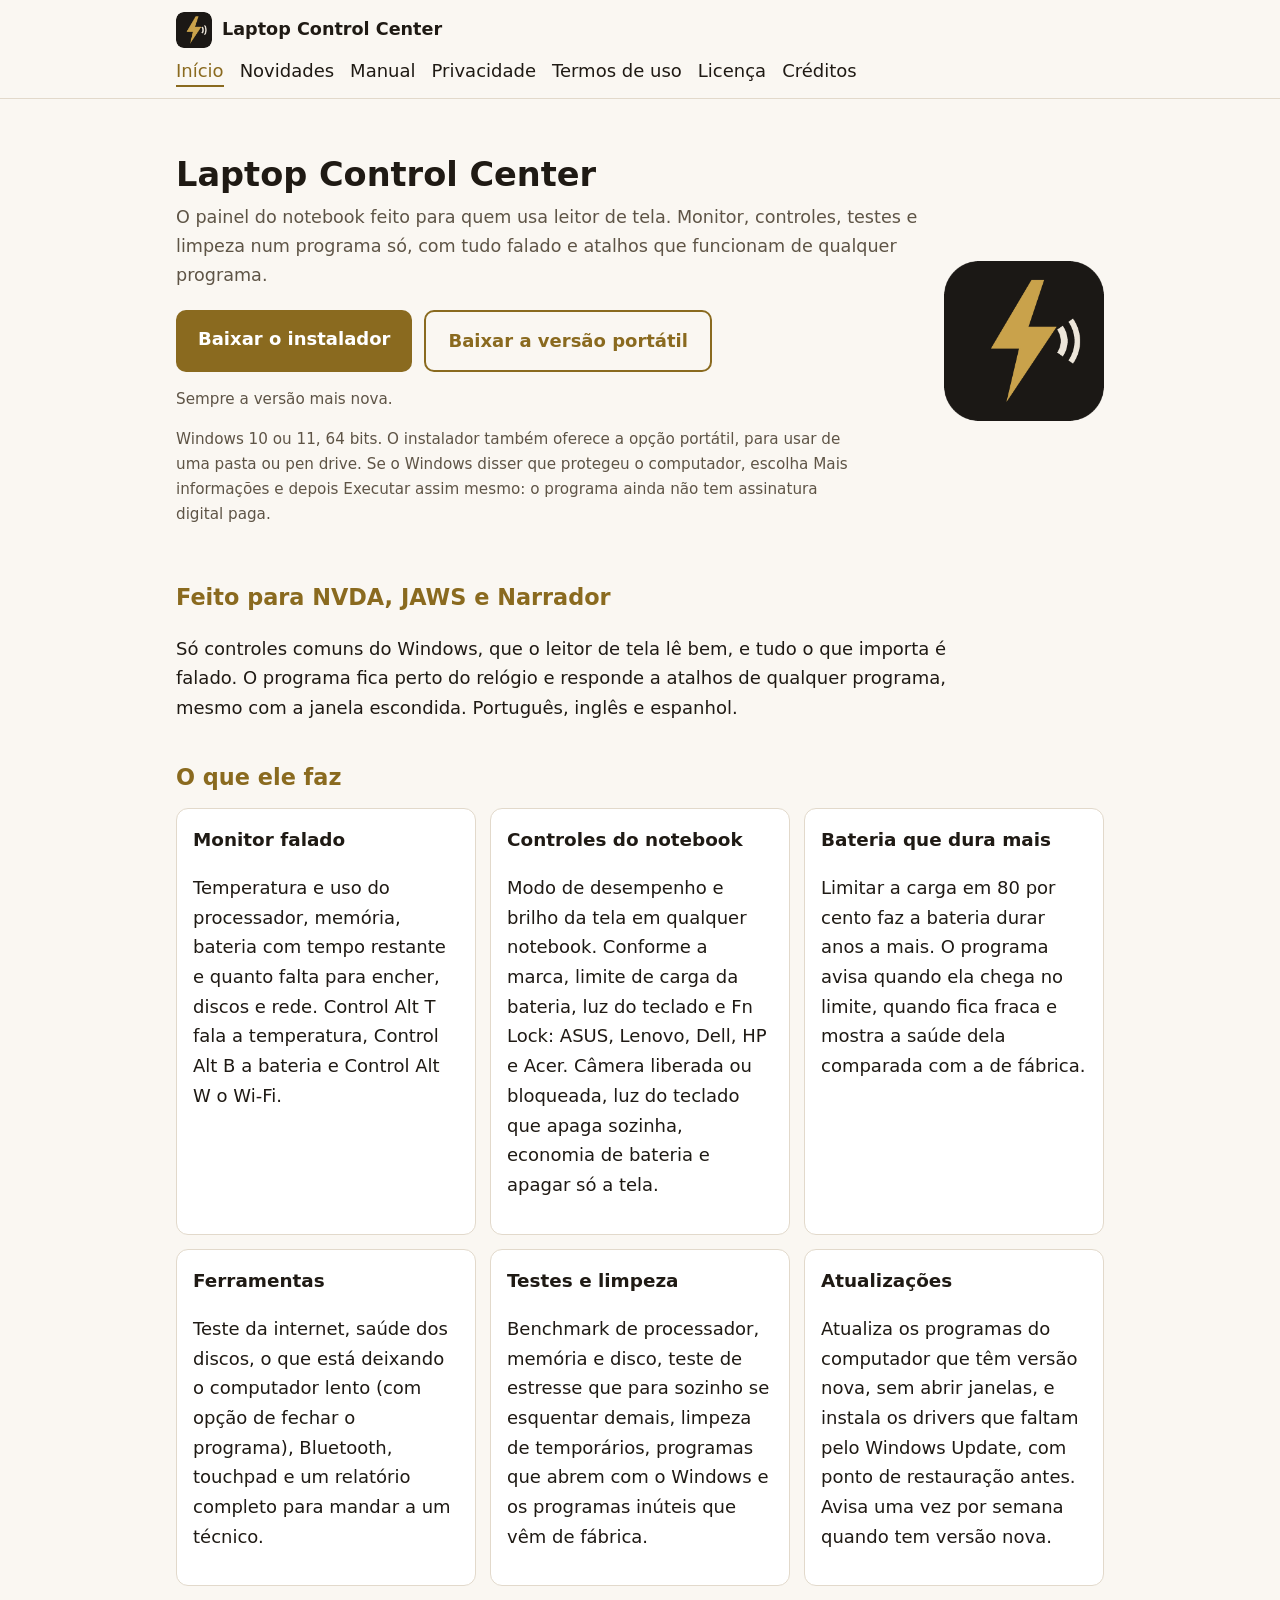
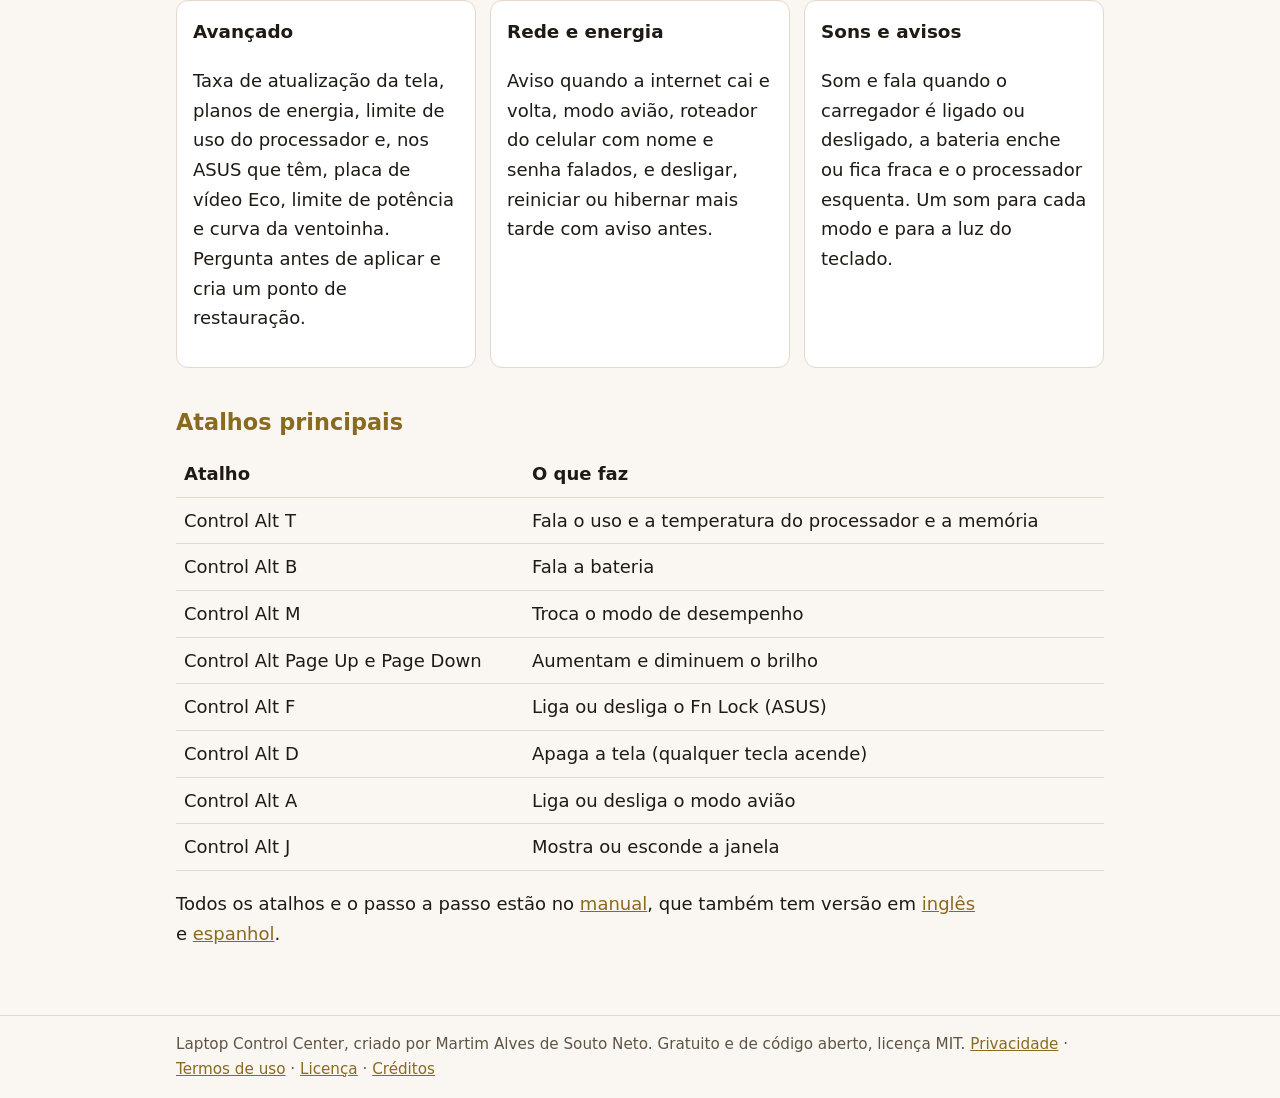
<file: docs/index.html>
<!DOCTYPE html>
<html lang="pt-BR">
<head>
<meta charset="utf-8">
<meta name="viewport" content="width=device-width, initial-scale=1">
<title>Início - Laptop Control Center</title>
<meta name="description" content="Painel do notebook para quem usa leitor de tela: monitor, controles da bateria e do teclado, testes e limpeza.">
<link rel="icon" href="icone.png">
<link rel="stylesheet" href="estilo.css">
</head>
<body>
<a class="pular" href="#conteudo">Pular para o conteúdo</a>
<header class="topo"><div class="topo-dentro">
<a class="marca" href="index.html"><img src="icone.png" alt="">Laptop Control Center</a>
<nav aria-label="Páginas do site"><ul><li><a href="index.html" aria-current="page">Início</a></li><li><a href="novidades.html">Novidades</a></li><li><a href="manual/pt.html">Manual</a></li><li><a href="privacidade.html">Privacidade</a></li><li><a href="termos.html">Termos de uso</a></li><li><a href="licenca.html">Licença</a></li><li><a href="creditos.html">Créditos</a></li></ul></nav>
</div></header>
<main id="conteudo" tabindex="-1">

<div class="heroi">
<div>
<h1>Laptop Control Center</h1>
<p class="sub">O painel do notebook feito para quem usa leitor de tela. Monitor, controles, testes e limpeza num programa só, com tudo falado e atalhos que funcionam de qualquer programa.</p>
<div class="botoes">
<a class="botao" href="https://github.com/martimpcctrl/LaptopControlCenter-atualizacoes/releases/latest/download/LaptopControlCenter-instalador.exe">Baixar o instalador <span id="tam-inst"></span></a>
<a class="botao secundario" href="https://github.com/martimpcctrl/LaptopControlCenter-atualizacoes/releases/latest/download/LaptopControlCenter-portatil.zip">Baixar a versão portátil <span id="tam-port"></span></a>
</div>
<p class="info" id="versao-atual">Sempre a versão mais nova.</p>
<p class="info">Windows 10 ou 11, 64 bits. O instalador também oferece a opção portátil, para usar de uma pasta ou pen drive. Se o Windows disser que protegeu o computador, escolha Mais informações e depois Executar assim mesmo: o programa ainda não tem assinatura digital paga.</p>
</div>
<img src="icone.png" alt="Ícone do Laptop Control Center: um raio dourado com ondas de som">
</div>

<h2>Feito para NVDA, JAWS e Narrador</h2>
<p>Só controles comuns do Windows, que o leitor de tela lê bem, e tudo o que importa é falado. O programa fica perto do relógio e responde a atalhos de qualquer programa, mesmo com a janela escondida. Português, inglês e espanhol.</p>

<h2>O que ele faz</h2>
<div class="grade">
<div class="cartao"><h3>Monitor falado</h3><p>Temperatura e uso do processador, memória, bateria com tempo restante e quanto falta para encher, discos e rede. Control Alt T fala a temperatura, Control Alt B a bateria e Control Alt W o Wi-Fi.</p></div>
<div class="cartao"><h3>Controles do notebook</h3><p>Modo de desempenho e brilho da tela em qualquer notebook. Conforme a marca, limite de carga da bateria, luz do teclado e Fn Lock: ASUS, Lenovo, Dell, HP e Acer. Câmera liberada ou bloqueada, luz do teclado que apaga sozinha, economia de bateria e apagar só a tela.</p></div>
<div class="cartao"><h3>Bateria que dura mais</h3><p>Limitar a carga em 80 por cento faz a bateria durar anos a mais. O programa avisa quando ela chega no limite, quando fica fraca e mostra a saúde dela comparada com a de fábrica.</p></div>
<div class="cartao"><h3>Ferramentas</h3><p>Teste da internet, saúde dos discos, o que está deixando o computador lento (com opção de fechar o programa), Bluetooth, touchpad e um relatório completo para mandar a um técnico.</p></div>
<div class="cartao"><h3>Testes e limpeza</h3><p>Benchmark de processador, memória e disco, teste de estresse que para sozinho se esquentar demais, limpeza de temporários, programas que abrem com o Windows e os programas inúteis que vêm de fábrica.</p></div>
<div class="cartao"><h3>Atualizações</h3><p>Atualiza os programas do computador que têm versão nova, sem abrir janelas, e instala os drivers que faltam pelo Windows Update, com ponto de restauração antes. Avisa uma vez por semana quando tem versão nova.</p></div>
<div class="cartao"><h3>Avançado</h3><p>Taxa de atualização da tela, planos de energia, limite de uso do processador e, nos ASUS que têm, placa de vídeo Eco, limite de potência e curva da ventoinha. Pergunta antes de aplicar e cria um ponto de restauração.</p></div>
<div class="cartao"><h3>Rede e energia</h3><p>Aviso quando a internet cai e volta, modo avião, roteador do celular com nome e senha falados, e desligar, reiniciar ou hibernar mais tarde com aviso antes.</p></div>
<div class="cartao"><h3>Sons e avisos</h3><p>Som e fala quando o carregador é ligado ou desligado, a bateria enche ou fica fraca e o processador esquenta. Um som para cada modo e para a luz do teclado.</p></div>
</div>

<h2>Atalhos principais</h2>
<table>
<thead><tr><th scope="col">Atalho</th><th scope="col">O que faz</th></tr></thead>
<tbody>
<tr><td>Control Alt T</td><td>Fala o uso e a temperatura do processador e a memória</td></tr>
<tr><td>Control Alt B</td><td>Fala a bateria</td></tr>
<tr><td>Control Alt M</td><td>Troca o modo de desempenho</td></tr>
<tr><td>Control Alt Page Up e Page Down</td><td>Aumentam e diminuem o brilho</td></tr>
<tr><td>Control Alt F</td><td>Liga ou desliga o Fn Lock (ASUS)</td></tr>
<tr><td>Control Alt D</td><td>Apaga a tela (qualquer tecla acende)</td></tr>
<tr><td>Control Alt A</td><td>Liga ou desliga o modo avião</td></tr>
<tr><td>Control Alt J</td><td>Mostra ou esconde a janela</td></tr>
</tbody>
</table>
<p>Todos os atalhos e o passo a passo estão no <a href="manual/pt.html">manual</a>, que também tem versão em <a href="manual/en.html" hreflang="en">inglês</a> e <a href="manual/es.html" hreflang="es">espanhol</a>.</p>

</main>
<footer class="rodape"><div>Laptop Control Center, criado por Martim Alves de Souto Neto. Gratuito e de código aberto, licença MIT.
<a href="privacidade.html">Privacidade</a> · <a href="termos.html">Termos de uso</a> · <a href="licenca.html">Licença</a> · <a href="creditos.html">Créditos</a></div></footer>
<script>
fetch('https://api.github.com/repos/martimpcctrl/LaptopControlCenter-atualizacoes/releases/latest',{headers:{'Accept':'application/vnd.github+json'}})
 .then(r=>r.ok?r.json():null).then(v=>{
   if(!v)return;
   const tam=n=>{const a=(v.assets||[]).find(x=>x.name===n);return a?Math.round(a.size/1048576)+' MB':''};
   document.getElementById('versao-atual').textContent='Versão '+v.tag_name.replace(/^v/,'')+', de '+new Date(v.published_at).toLocaleDateString('pt-BR',{day:'numeric',month:'long',year:'numeric'})+'.';
   const i=tam('LaptopControlCenter-instalador.exe'),p=tam('LaptopControlCenter-portatil.zip');
   if(i)document.getElementById('tam-inst').textContent='('+i+')';
   if(p)document.getElementById('tam-port').textContent='('+p+')';
 }).catch(()=>{});
</script>
</body>
</html>
</file>
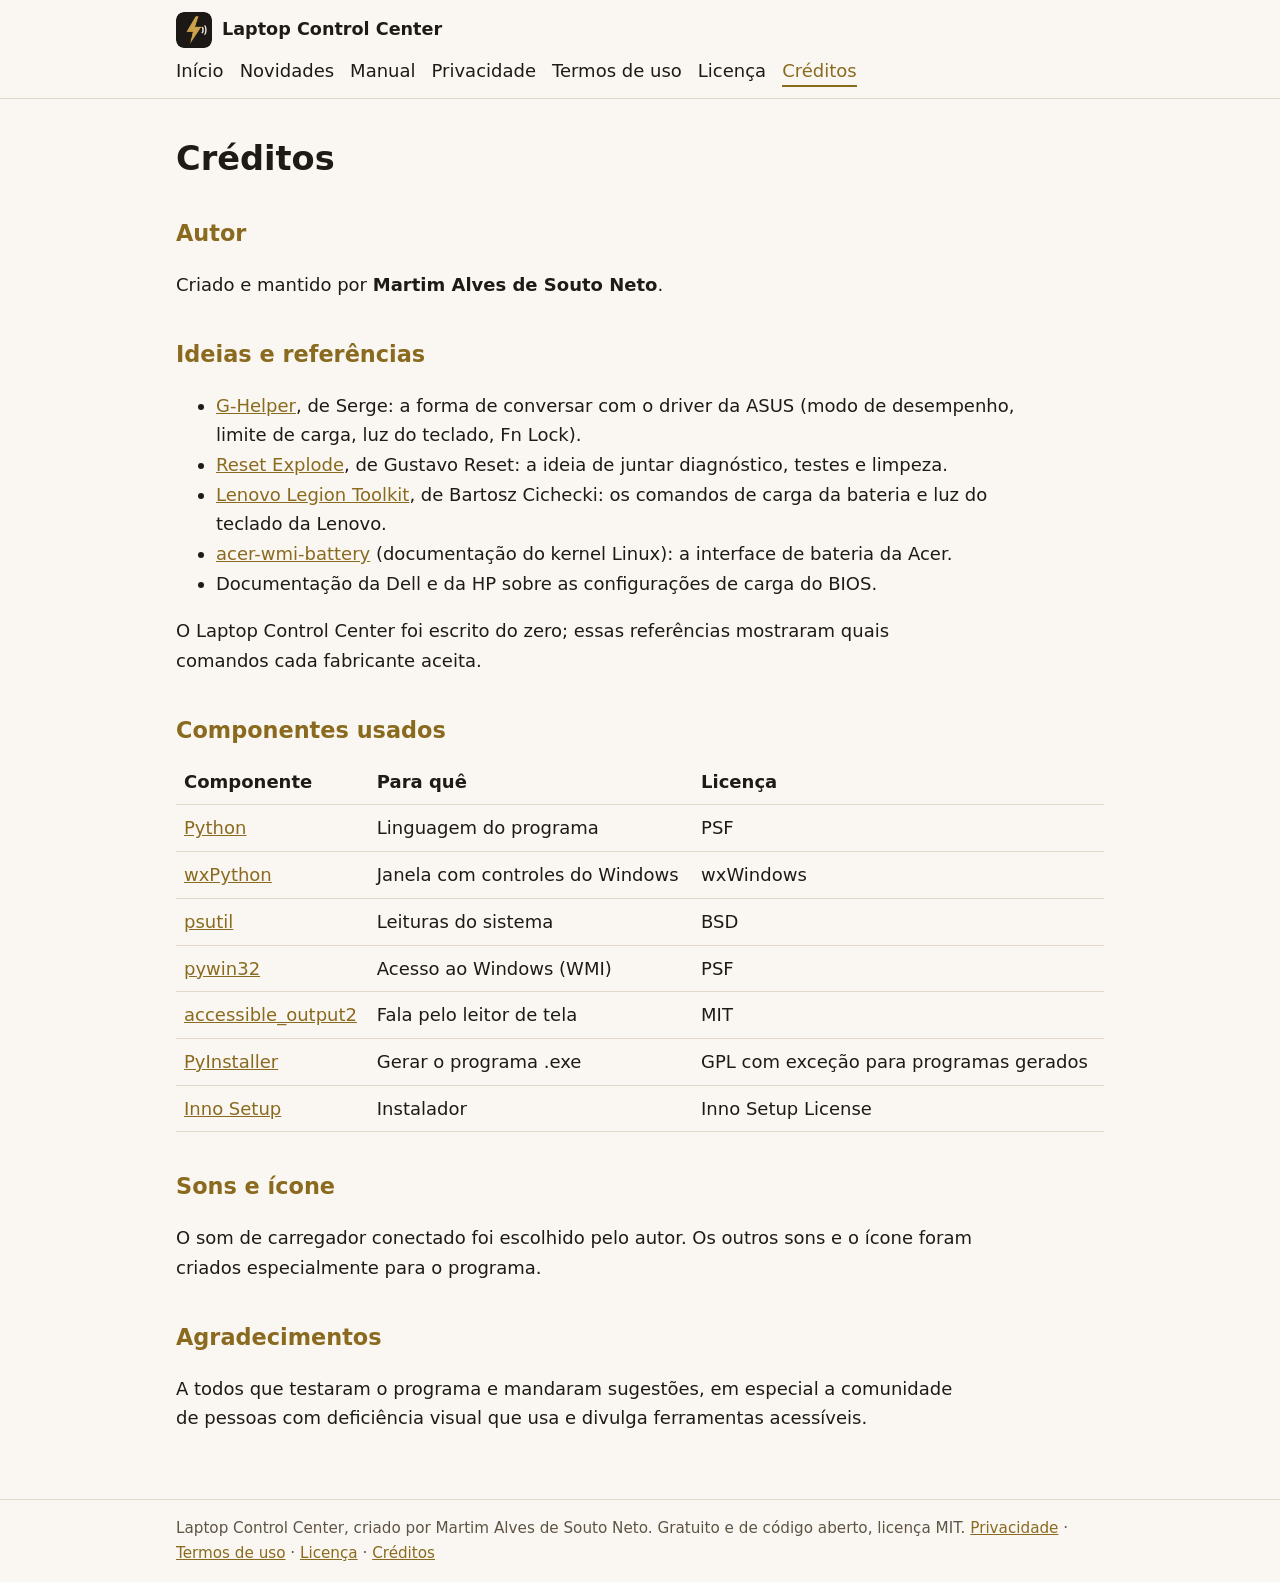
<file: docs/creditos.html>
<!DOCTYPE html>
<html lang="pt-BR">
<head>
<meta charset="utf-8">
<meta name="viewport" content="width=device-width, initial-scale=1">
<title>Créditos - Laptop Control Center</title>
<meta name="description" content="Quem fez e o que foi usado no Laptop Control Center.">
<link rel="icon" href="icone.png">
<link rel="stylesheet" href="estilo.css">
</head>
<body>
<a class="pular" href="#conteudo">Pular para o conteúdo</a>
<header class="topo"><div class="topo-dentro">
<a class="marca" href="index.html"><img src="icone.png" alt="">Laptop Control Center</a>
<nav aria-label="Páginas do site"><ul><li><a href="index.html">Início</a></li><li><a href="novidades.html">Novidades</a></li><li><a href="manual/pt.html">Manual</a></li><li><a href="privacidade.html">Privacidade</a></li><li><a href="termos.html">Termos de uso</a></li><li><a href="licenca.html">Licença</a></li><li><a href="creditos.html" aria-current="page">Créditos</a></li></ul></nav>
</div></header>
<main id="conteudo" tabindex="-1">

<h1>Créditos</h1>

<h2>Autor</h2>
<p>Criado e mantido por <strong>Martim Alves de Souto Neto</strong>.</p>

<h2>Ideias e referências</h2>
<ul>
<li><a href="https://github.com/seerge/g-helper">G-Helper</a>, de Serge: a forma de conversar com o driver da ASUS (modo de desempenho, limite de carga, luz do teclado, Fn Lock).</li>
<li><a href="https://github.com/GustavoReset/ResetExplode">Reset Explode</a>, de Gustavo Reset: a ideia de juntar diagnóstico, testes e limpeza.</li>
<li><a href="https://github.com/BartoszCichecki/LenovoLegionToolkit">Lenovo Legion Toolkit</a>, de Bartosz Cichecki: os comandos de carga da bateria e luz do teclado da Lenovo.</li>
<li><a href="https://docs.kernel.org/wmi/devices/acer-wmi-battery.html">acer-wmi-battery</a> (documentação do kernel Linux): a interface de bateria da Acer.</li>
<li>Documentação da Dell e da HP sobre as configurações de carga do BIOS.</li>
</ul>
<p>O Laptop Control Center foi escrito do zero; essas referências mostraram quais comandos cada fabricante aceita.</p>

<h2>Componentes usados</h2>
<table>
<thead><tr><th scope="col">Componente</th><th scope="col">Para quê</th><th scope="col">Licença</th></tr></thead>
<tbody>
<tr><td><a href="https://www.python.org/">Python</a></td><td>Linguagem do programa</td><td>PSF</td></tr>
<tr><td><a href="https://wxpython.org/">wxPython</a></td><td>Janela com controles do Windows</td><td>wxWindows</td></tr>
<tr><td><a href="https://github.com/giampaolo/psutil">psutil</a></td><td>Leituras do sistema</td><td>BSD</td></tr>
<tr><td><a href="https://github.com/mhammond/pywin32">pywin32</a></td><td>Acesso ao Windows (WMI)</td><td>PSF</td></tr>
<tr><td><a href="https://github.com/accessibleapps/accessible_output2">accessible_output2</a></td><td>Fala pelo leitor de tela</td><td>MIT</td></tr>
<tr><td><a href="https://pyinstaller.org/">PyInstaller</a></td><td>Gerar o programa .exe</td><td>GPL com exceção para programas gerados</td></tr>
<tr><td><a href="https://jrsoftware.org/isinfo.php">Inno Setup</a></td><td>Instalador</td><td>Inno Setup License</td></tr>
</tbody>
</table>

<h2>Sons e ícone</h2>
<p>O som de carregador conectado foi escolhido pelo autor. Os outros sons e o ícone foram criados especialmente para o programa.</p>

<h2>Agradecimentos</h2>
<p>A todos que testaram o programa e mandaram sugestões, em especial a comunidade de pessoas com deficiência visual que usa e divulga ferramentas acessíveis.</p>

</main>
<footer class="rodape"><div>Laptop Control Center, criado por Martim Alves de Souto Neto. Gratuito e de código aberto, licença MIT.
<a href="privacidade.html">Privacidade</a> · <a href="termos.html">Termos de uso</a> · <a href="licenca.html">Licença</a> · <a href="creditos.html">Créditos</a></div></footer>

</body>
</html>
</file>
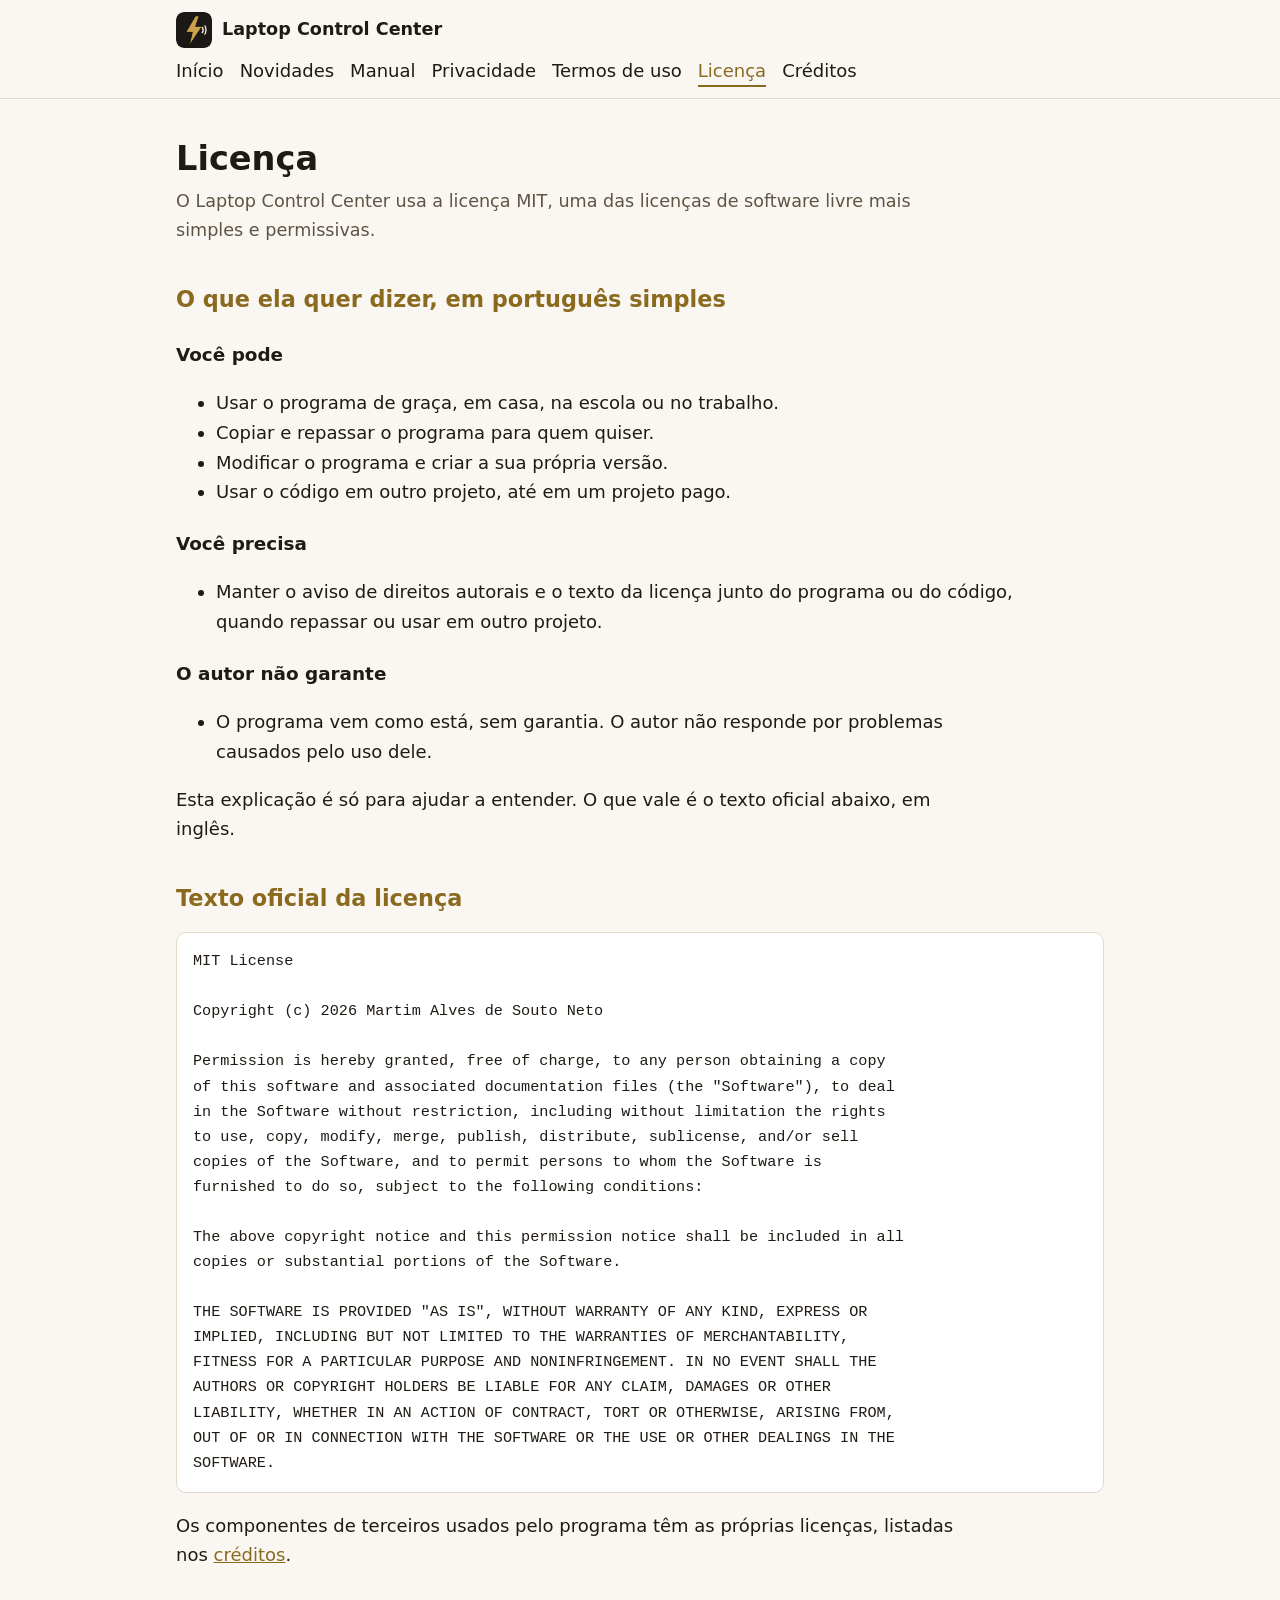
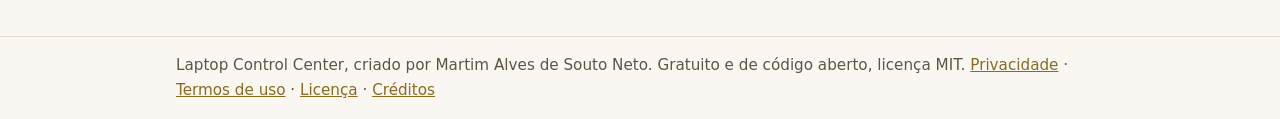
<file: docs/licenca.html>
<!DOCTYPE html>
<html lang="pt-BR">
<head>
<meta charset="utf-8">
<meta name="viewport" content="width=device-width, initial-scale=1">
<title>Licença - Laptop Control Center</title>
<meta name="description" content="A licença MIT do Laptop Control Center, explicada.">
<link rel="icon" href="icone.png">
<link rel="stylesheet" href="estilo.css">
</head>
<body>
<a class="pular" href="#conteudo">Pular para o conteúdo</a>
<header class="topo"><div class="topo-dentro">
<a class="marca" href="index.html"><img src="icone.png" alt="">Laptop Control Center</a>
<nav aria-label="Páginas do site"><ul><li><a href="index.html">Início</a></li><li><a href="novidades.html">Novidades</a></li><li><a href="manual/pt.html">Manual</a></li><li><a href="privacidade.html">Privacidade</a></li><li><a href="termos.html">Termos de uso</a></li><li><a href="licenca.html" aria-current="page">Licença</a></li><li><a href="creditos.html">Créditos</a></li></ul></nav>
</div></header>
<main id="conteudo" tabindex="-1">

<h1>Licença</h1>
<p class="sub">O Laptop Control Center usa a licença MIT, uma das licenças de software livre mais simples e permissivas.</p>

<h2>O que ela quer dizer, em português simples</h2>
<h3>Você pode</h3>
<ul>
<li>Usar o programa de graça, em casa, na escola ou no trabalho.</li>
<li>Copiar e repassar o programa para quem quiser.</li>
<li>Modificar o programa e criar a sua própria versão.</li>
<li>Usar o código em outro projeto, até em um projeto pago.</li>
</ul>
<h3>Você precisa</h3>
<ul>
<li>Manter o aviso de direitos autorais e o texto da licença junto do programa ou do código, quando repassar ou usar em outro projeto.</li>
</ul>
<h3>O autor não garante</h3>
<ul>
<li>O programa vem como está, sem garantia. O autor não responde por problemas causados pelo uso dele.</li>
</ul>
<p>Esta explicação é só para ajudar a entender. O que vale é o texto oficial abaixo, em inglês.</p>

<h2>Texto oficial da licença</h2>
<pre>MIT License

Copyright (c) 2026 Martim Alves de Souto Neto

Permission is hereby granted, free of charge, to any person obtaining a copy
of this software and associated documentation files (the &quot;Software&quot;), to deal
in the Software without restriction, including without limitation the rights
to use, copy, modify, merge, publish, distribute, sublicense, and/or sell
copies of the Software, and to permit persons to whom the Software is
furnished to do so, subject to the following conditions:

The above copyright notice and this permission notice shall be included in all
copies or substantial portions of the Software.

THE SOFTWARE IS PROVIDED &quot;AS IS&quot;, WITHOUT WARRANTY OF ANY KIND, EXPRESS OR
IMPLIED, INCLUDING BUT NOT LIMITED TO THE WARRANTIES OF MERCHANTABILITY,
FITNESS FOR A PARTICULAR PURPOSE AND NONINFRINGEMENT. IN NO EVENT SHALL THE
AUTHORS OR COPYRIGHT HOLDERS BE LIABLE FOR ANY CLAIM, DAMAGES OR OTHER
LIABILITY, WHETHER IN AN ACTION OF CONTRACT, TORT OR OTHERWISE, ARISING FROM,
OUT OF OR IN CONNECTION WITH THE SOFTWARE OR THE USE OR OTHER DEALINGS IN THE
SOFTWARE.</pre>
<p>Os componentes de terceiros usados pelo programa têm as próprias licenças, listadas nos <a href="creditos.html">créditos</a>.</p>

</main>
<footer class="rodape"><div>Laptop Control Center, criado por Martim Alves de Souto Neto. Gratuito e de código aberto, licença MIT.
<a href="privacidade.html">Privacidade</a> · <a href="termos.html">Termos de uso</a> · <a href="licenca.html">Licença</a> · <a href="creditos.html">Créditos</a></div></footer>

</body>
</html>
</file>
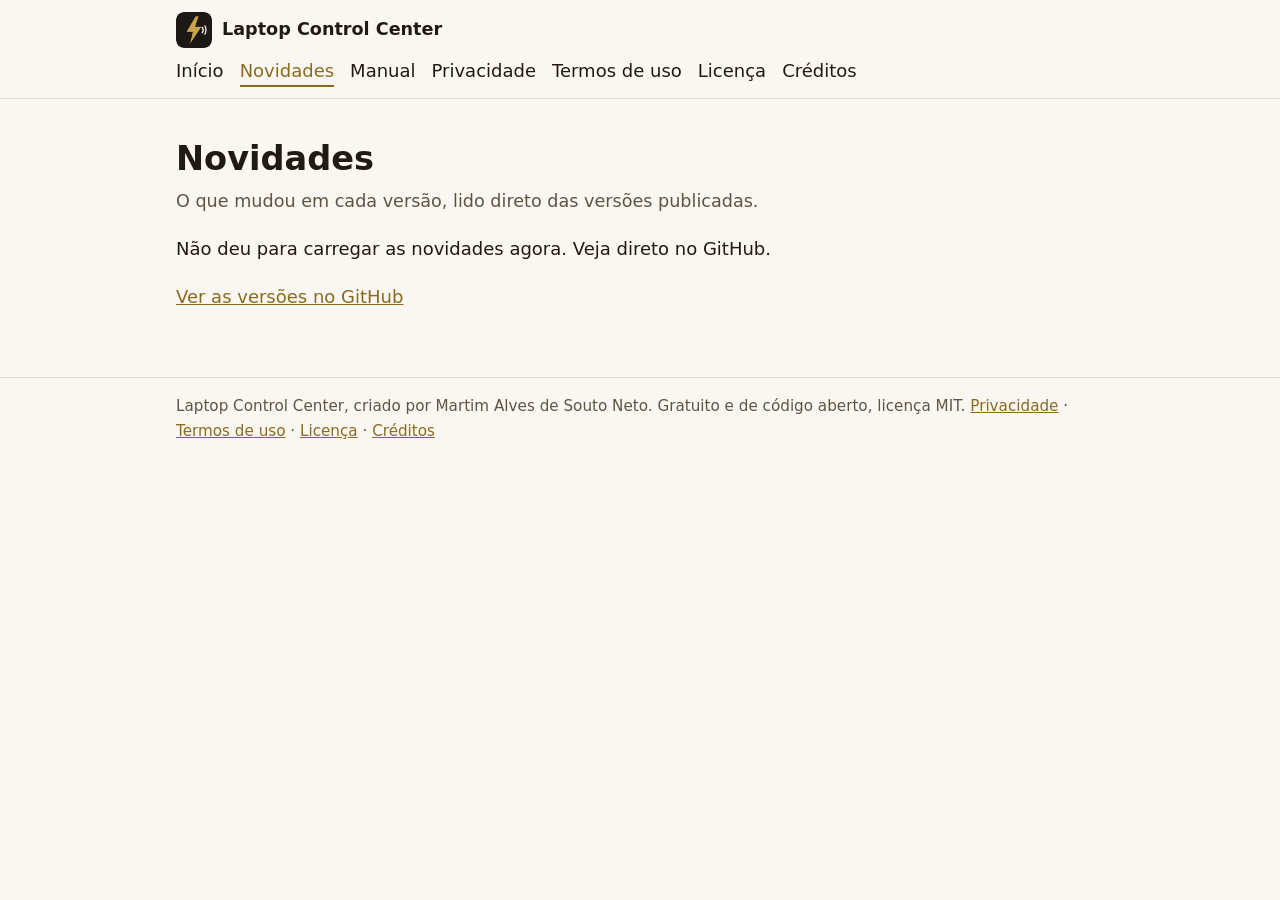
<file: docs/novidades.html>
<!DOCTYPE html>
<html lang="pt-BR">
<head>
<meta charset="utf-8">
<meta name="viewport" content="width=device-width, initial-scale=1">
<title>Novidades - Laptop Control Center</title>
<meta name="description" content="O que mudou em cada versão do Laptop Control Center.">
<link rel="icon" href="icone.png">
<link rel="stylesheet" href="estilo.css">
</head>
<body>
<a class="pular" href="#conteudo">Pular para o conteúdo</a>
<header class="topo"><div class="topo-dentro">
<a class="marca" href="index.html"><img src="icone.png" alt="">Laptop Control Center</a>
<nav aria-label="Páginas do site"><ul><li><a href="index.html">Início</a></li><li><a href="novidades.html" aria-current="page">Novidades</a></li><li><a href="manual/pt.html">Manual</a></li><li><a href="privacidade.html">Privacidade</a></li><li><a href="termos.html">Termos de uso</a></li><li><a href="licenca.html">Licença</a></li><li><a href="creditos.html">Créditos</a></li></ul></nav>
</div></header>
<main id="conteudo" tabindex="-1">

<h1>Novidades</h1>
<p class="sub">O que mudou em cada versão, lido direto das versões publicadas.</p>
<p id="status" role="status" aria-live="polite">Carregando as novidades.</p>
<div id="versoes"></div>
<p><a href="https://github.com/martimpcctrl/LaptopControlCenter-atualizacoes/releases">Ver as versões no GitHub</a></p>

</main>
<footer class="rodape"><div>Laptop Control Center, criado por Martim Alves de Souto Neto. Gratuito e de código aberto, licença MIT.
<a href="privacidade.html">Privacidade</a> · <a href="termos.html">Termos de uso</a> · <a href="licenca.html">Licença</a> · <a href="creditos.html">Créditos</a></div></footer>
<script>
const alvo=document.getElementById('versoes'),status=document.getElementById('status');
function texto(t){const p=document.createElement('p');p.className='notas';p.textContent=t;return p}
fetch('https://api.github.com/repos/martimpcctrl/LaptopControlCenter-atualizacoes/releases',{headers:{'Accept':'application/vnd.github+json'}})
 .then(r=>{if(!r.ok)throw new Error(r.status);return r.json()})
 .then(lista=>{
   alvo.textContent='';
   lista.filter(v=>!v.draft).forEach(v=>{
     const s=document.createElement('section');s.className='versao';
     const h=document.createElement('h2');h.textContent=v.name||v.tag_name;s.appendChild(h);
     const d=document.createElement('p');d.className='data';
     d.textContent='Publicada em '+new Date(v.published_at).toLocaleDateString('pt-BR',{day:'numeric',month:'long',year:'numeric'});
     s.appendChild(d);
     s.appendChild(texto((v.body||'Sem notas.').trim()));
     alvo.appendChild(s);
   });
   status.textContent=lista.length+' versões.';
 })
 .catch(()=>{status.textContent='Não deu para carregar as novidades agora. Veja direto no GitHub.';});
</script>
</body>
</html>
</file>
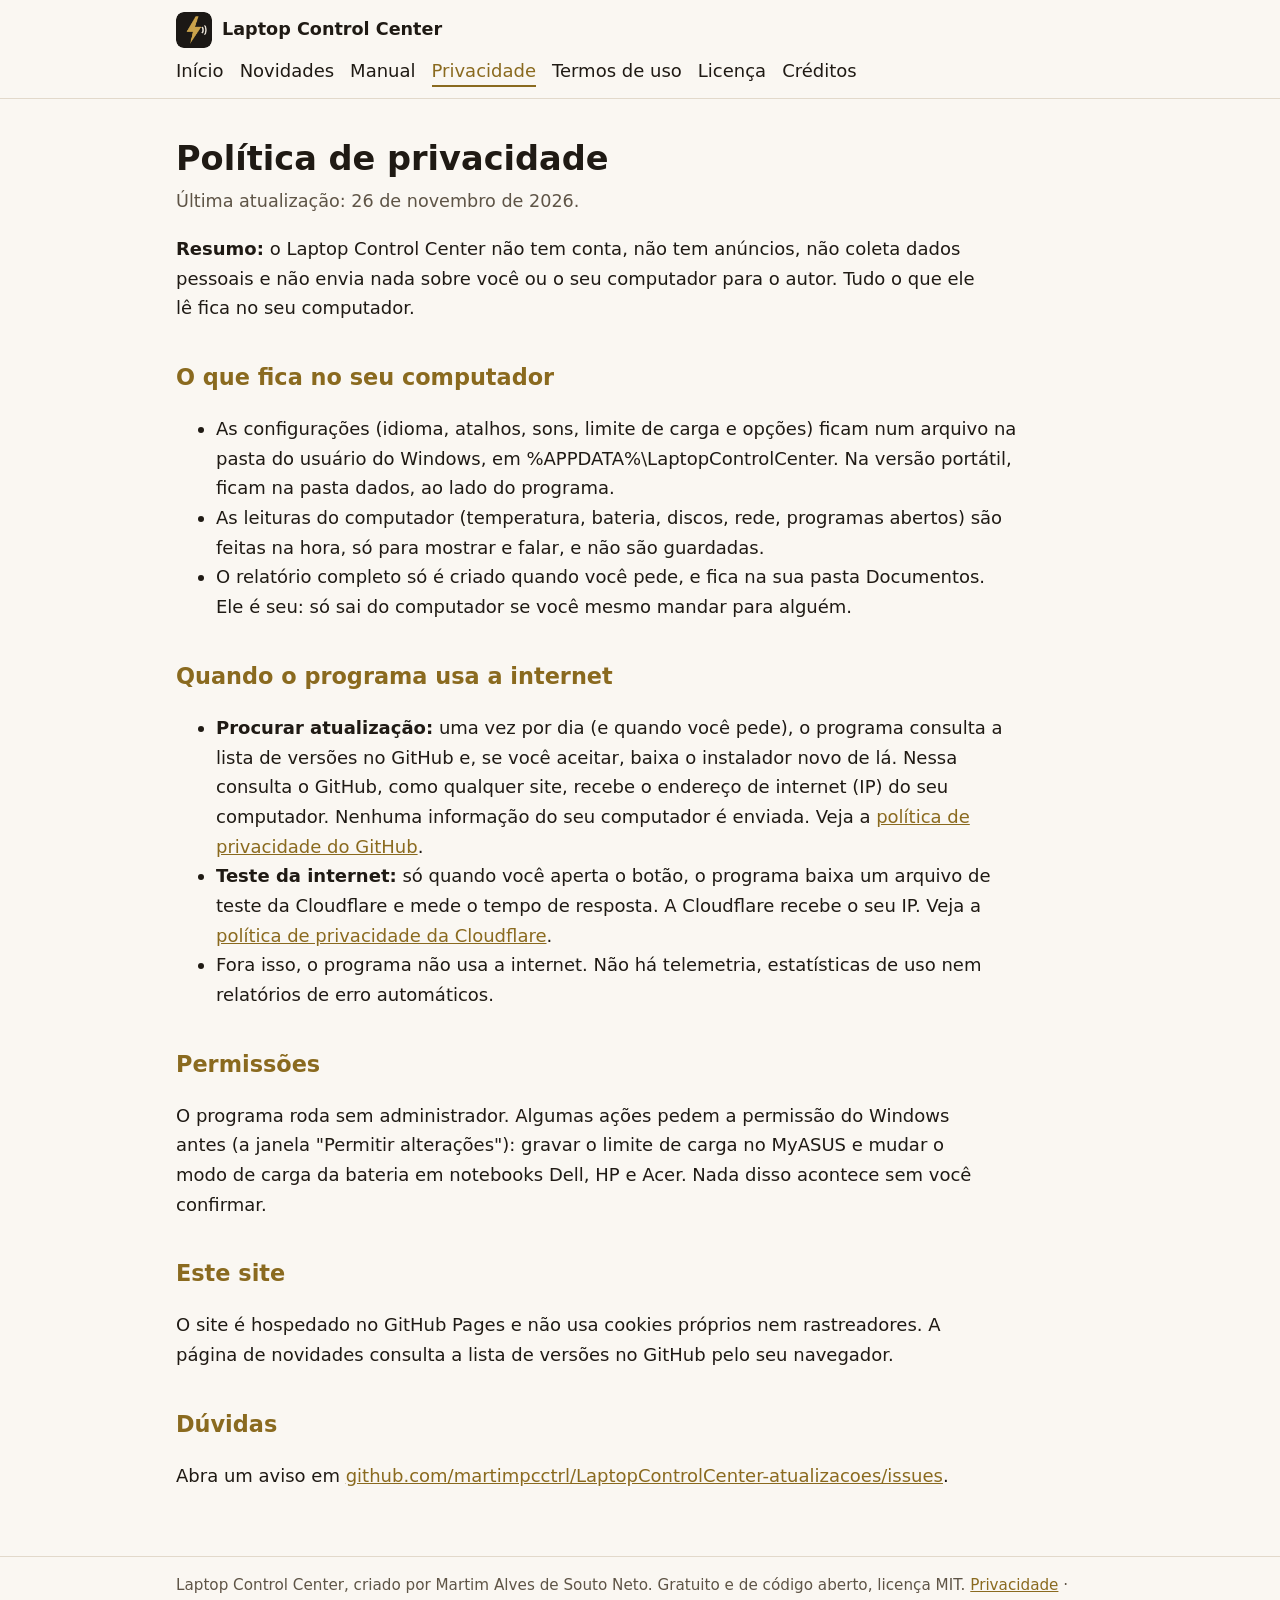
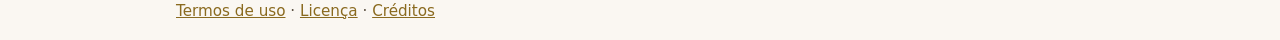
<file: docs/privacidade.html>
<!DOCTYPE html>
<html lang="pt-BR">
<head>
<meta charset="utf-8">
<meta name="viewport" content="width=device-width, initial-scale=1">
<title>Política de privacidade - Laptop Control Center</title>
<meta name="description" content="Como o Laptop Control Center trata os seus dados.">
<link rel="icon" href="icone.png">
<link rel="stylesheet" href="estilo.css">
</head>
<body>
<a class="pular" href="#conteudo">Pular para o conteúdo</a>
<header class="topo"><div class="topo-dentro">
<a class="marca" href="index.html"><img src="icone.png" alt="">Laptop Control Center</a>
<nav aria-label="Páginas do site"><ul><li><a href="index.html">Início</a></li><li><a href="novidades.html">Novidades</a></li><li><a href="manual/pt.html">Manual</a></li><li><a href="privacidade.html" aria-current="page">Privacidade</a></li><li><a href="termos.html">Termos de uso</a></li><li><a href="licenca.html">Licença</a></li><li><a href="creditos.html">Créditos</a></li></ul></nav>
</div></header>
<main id="conteudo" tabindex="-1">

<h1>Política de privacidade</h1>
<p class="sub">Última atualização: 26 de novembro de 2026.</p>
<p><strong>Resumo:</strong> o Laptop Control Center não tem conta, não tem anúncios, não coleta dados pessoais e não envia nada sobre você ou o seu computador para o autor. Tudo o que ele lê fica no seu computador.</p>

<h2>O que fica no seu computador</h2>
<ul>
<li>As configurações (idioma, atalhos, sons, limite de carga e opções) ficam num arquivo na pasta do usuário do Windows, em %APPDATA%\LaptopControlCenter. Na versão portátil, ficam na pasta dados, ao lado do programa.</li>
<li>As leituras do computador (temperatura, bateria, discos, rede, programas abertos) são feitas na hora, só para mostrar e falar, e não são guardadas.</li>
<li>O relatório completo só é criado quando você pede, e fica na sua pasta Documentos. Ele é seu: só sai do computador se você mesmo mandar para alguém.</li>
</ul>

<h2>Quando o programa usa a internet</h2>
<ul>
<li><strong>Procurar atualização:</strong> uma vez por dia (e quando você pede), o programa consulta a lista de versões no GitHub e, se você aceitar, baixa o instalador novo de lá. Nessa consulta o GitHub, como qualquer site, recebe o endereço de internet (IP) do seu computador. Nenhuma informação do seu computador é enviada. Veja a <a href="https://docs.github.com/pt/site-policy/privacy-policies/github-general-privacy-statement">política de privacidade do GitHub</a>.</li>
<li><strong>Teste da internet:</strong> só quando você aperta o botão, o programa baixa um arquivo de teste da Cloudflare e mede o tempo de resposta. A Cloudflare recebe o seu IP. Veja a <a href="https://www.cloudflare.com/pt-br/privacypolicy/">política de privacidade da Cloudflare</a>.</li>
<li>Fora isso, o programa não usa a internet. Não há telemetria, estatísticas de uso nem relatórios de erro automáticos.</li>
</ul>

<h2>Permissões</h2>
<p>O programa roda sem administrador. Algumas ações pedem a permissão do Windows antes (a janela "Permitir alterações"): gravar o limite de carga no MyASUS e mudar o modo de carga da bateria em notebooks Dell, HP e Acer. Nada disso acontece sem você confirmar.</p>

<h2>Este site</h2>
<p>O site é hospedado no GitHub Pages e não usa cookies próprios nem rastreadores. A página de novidades consulta a lista de versões no GitHub pelo seu navegador.</p>

<h2>Dúvidas</h2>
<p>Abra um aviso em <a href="https://github.com/martimpcctrl/LaptopControlCenter-atualizacoes/issues">github.com/martimpcctrl/LaptopControlCenter-atualizacoes/issues</a>.</p>

</main>
<footer class="rodape"><div>Laptop Control Center, criado por Martim Alves de Souto Neto. Gratuito e de código aberto, licença MIT.
<a href="privacidade.html">Privacidade</a> · <a href="termos.html">Termos de uso</a> · <a href="licenca.html">Licença</a> · <a href="creditos.html">Créditos</a></div></footer>

</body>
</html>
</file>
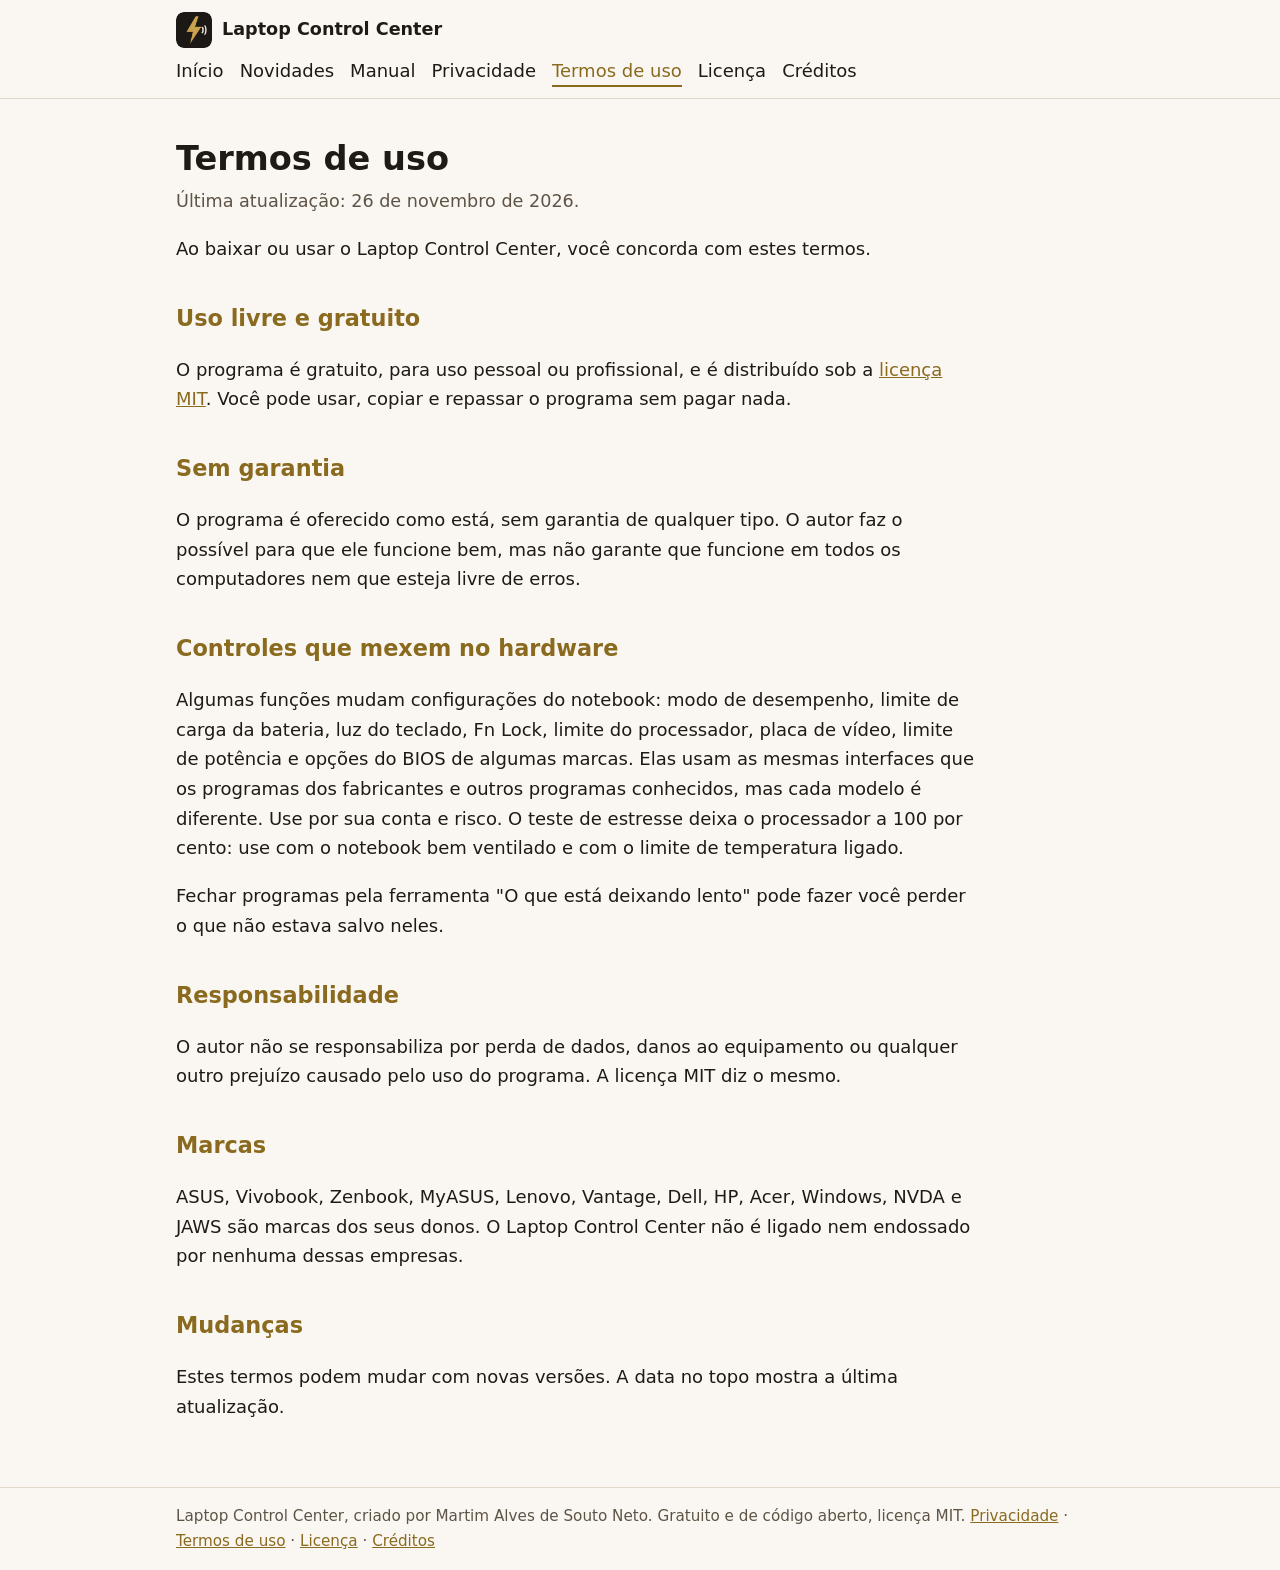
<file: docs/termos.html>
<!DOCTYPE html>
<html lang="pt-BR">
<head>
<meta charset="utf-8">
<meta name="viewport" content="width=device-width, initial-scale=1">
<title>Termos de uso - Laptop Control Center</title>
<meta name="description" content="Termos de uso do Laptop Control Center.">
<link rel="icon" href="icone.png">
<link rel="stylesheet" href="estilo.css">
</head>
<body>
<a class="pular" href="#conteudo">Pular para o conteúdo</a>
<header class="topo"><div class="topo-dentro">
<a class="marca" href="index.html"><img src="icone.png" alt="">Laptop Control Center</a>
<nav aria-label="Páginas do site"><ul><li><a href="index.html">Início</a></li><li><a href="novidades.html">Novidades</a></li><li><a href="manual/pt.html">Manual</a></li><li><a href="privacidade.html">Privacidade</a></li><li><a href="termos.html" aria-current="page">Termos de uso</a></li><li><a href="licenca.html">Licença</a></li><li><a href="creditos.html">Créditos</a></li></ul></nav>
</div></header>
<main id="conteudo" tabindex="-1">

<h1>Termos de uso</h1>
<p class="sub">Última atualização: 26 de novembro de 2026.</p>
<p>Ao baixar ou usar o Laptop Control Center, você concorda com estes termos.</p>

<h2>Uso livre e gratuito</h2>
<p>O programa é gratuito, para uso pessoal ou profissional, e é distribuído sob a <a href="licenca.html">licença MIT</a>. Você pode usar, copiar e repassar o programa sem pagar nada.</p>

<h2>Sem garantia</h2>
<p>O programa é oferecido como está, sem garantia de qualquer tipo. O autor faz o possível para que ele funcione bem, mas não garante que funcione em todos os computadores nem que esteja livre de erros.</p>

<h2>Controles que mexem no hardware</h2>
<p>Algumas funções mudam configurações do notebook: modo de desempenho, limite de carga da bateria, luz do teclado, Fn Lock, limite do processador, placa de vídeo, limite de potência e opções do BIOS de algumas marcas. Elas usam as mesmas interfaces que os programas dos fabricantes e outros programas conhecidos, mas cada modelo é diferente. Use por sua conta e risco. O teste de estresse deixa o processador a 100 por cento: use com o notebook bem ventilado e com o limite de temperatura ligado.</p>
<p>Fechar programas pela ferramenta "O que está deixando lento" pode fazer você perder o que não estava salvo neles.</p>

<h2>Responsabilidade</h2>
<p>O autor não se responsabiliza por perda de dados, danos ao equipamento ou qualquer outro prejuízo causado pelo uso do programa. A licença MIT diz o mesmo.</p>

<h2>Marcas</h2>
<p>ASUS, Vivobook, Zenbook, MyASUS, Lenovo, Vantage, Dell, HP, Acer, Windows, NVDA e JAWS são marcas dos seus donos. O Laptop Control Center não é ligado nem endossado por nenhuma dessas empresas.</p>

<h2>Mudanças</h2>
<p>Estes termos podem mudar com novas versões. A data no topo mostra a última atualização.</p>

</main>
<footer class="rodape"><div>Laptop Control Center, criado por Martim Alves de Souto Neto. Gratuito e de código aberto, licença MIT.
<a href="privacidade.html">Privacidade</a> · <a href="termos.html">Termos de uso</a> · <a href="licenca.html">Licença</a> · <a href="creditos.html">Créditos</a></div></footer>

</body>
</html>
</file>
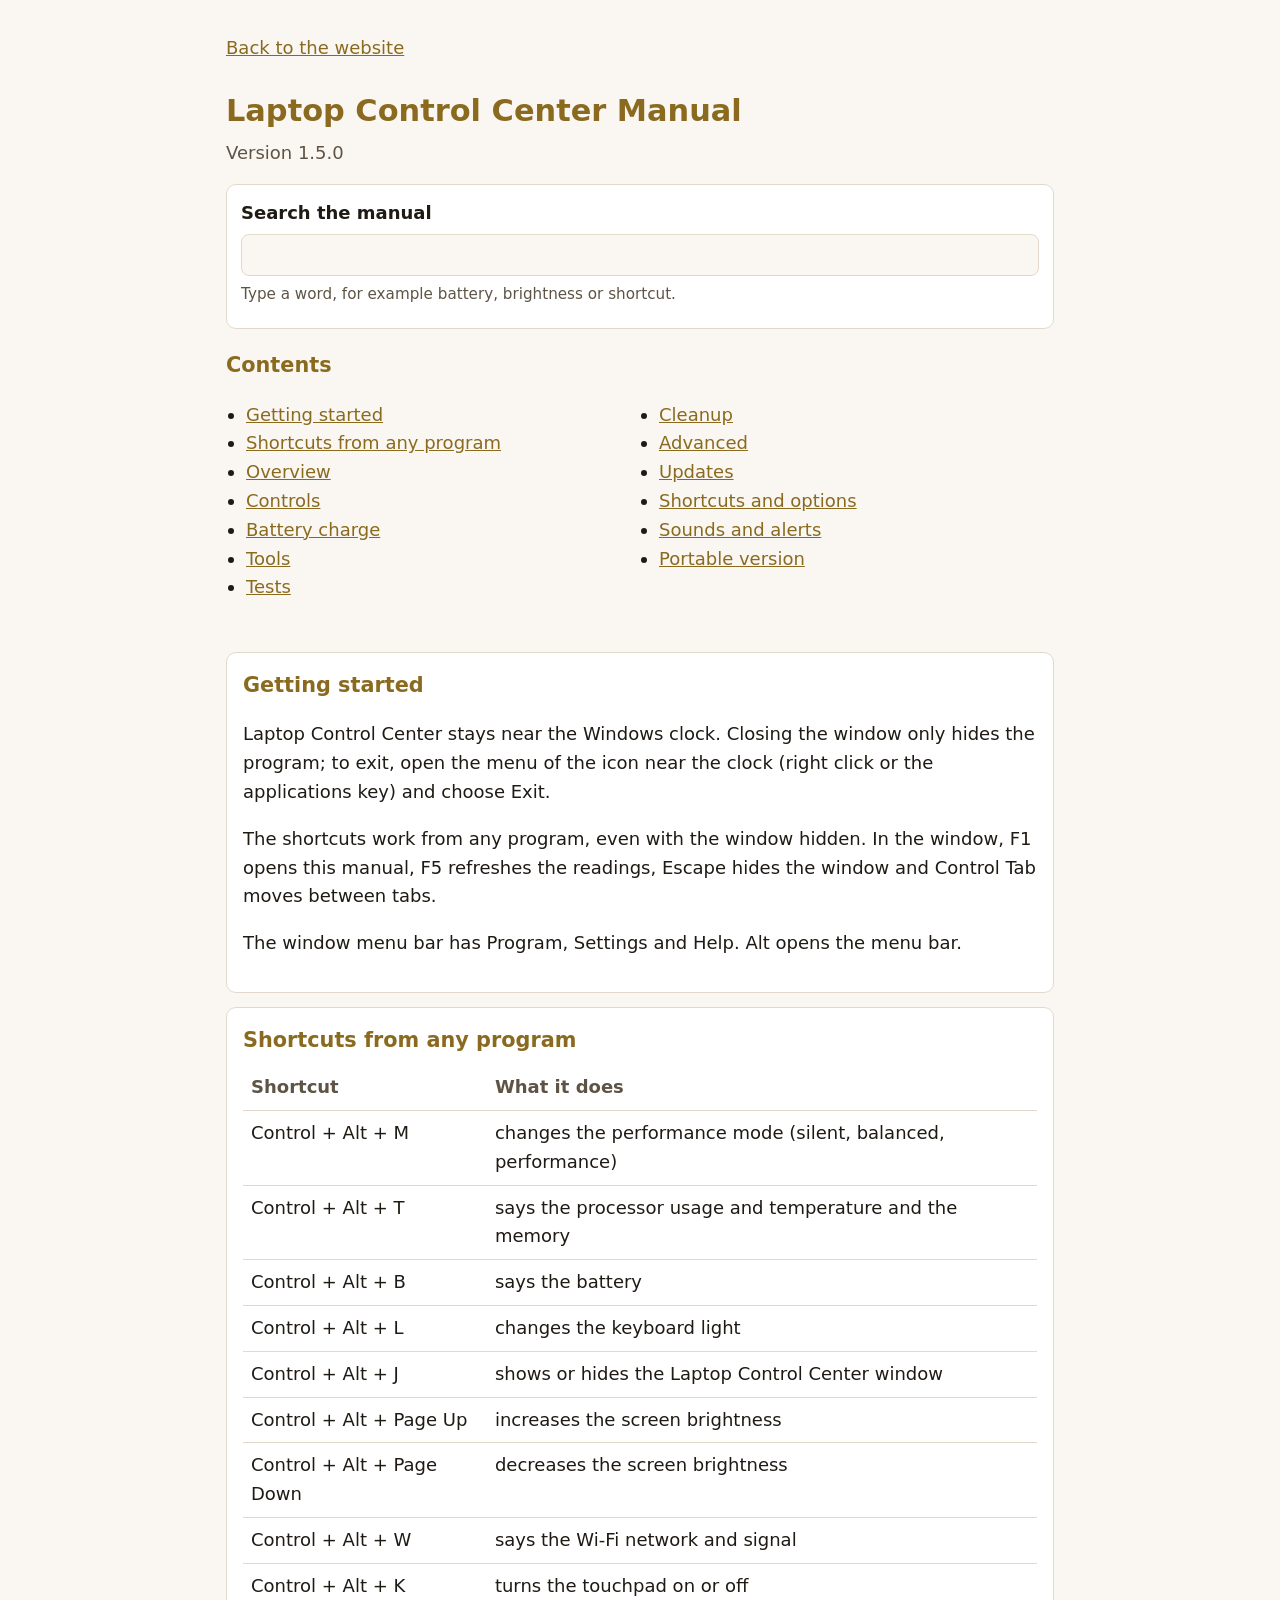
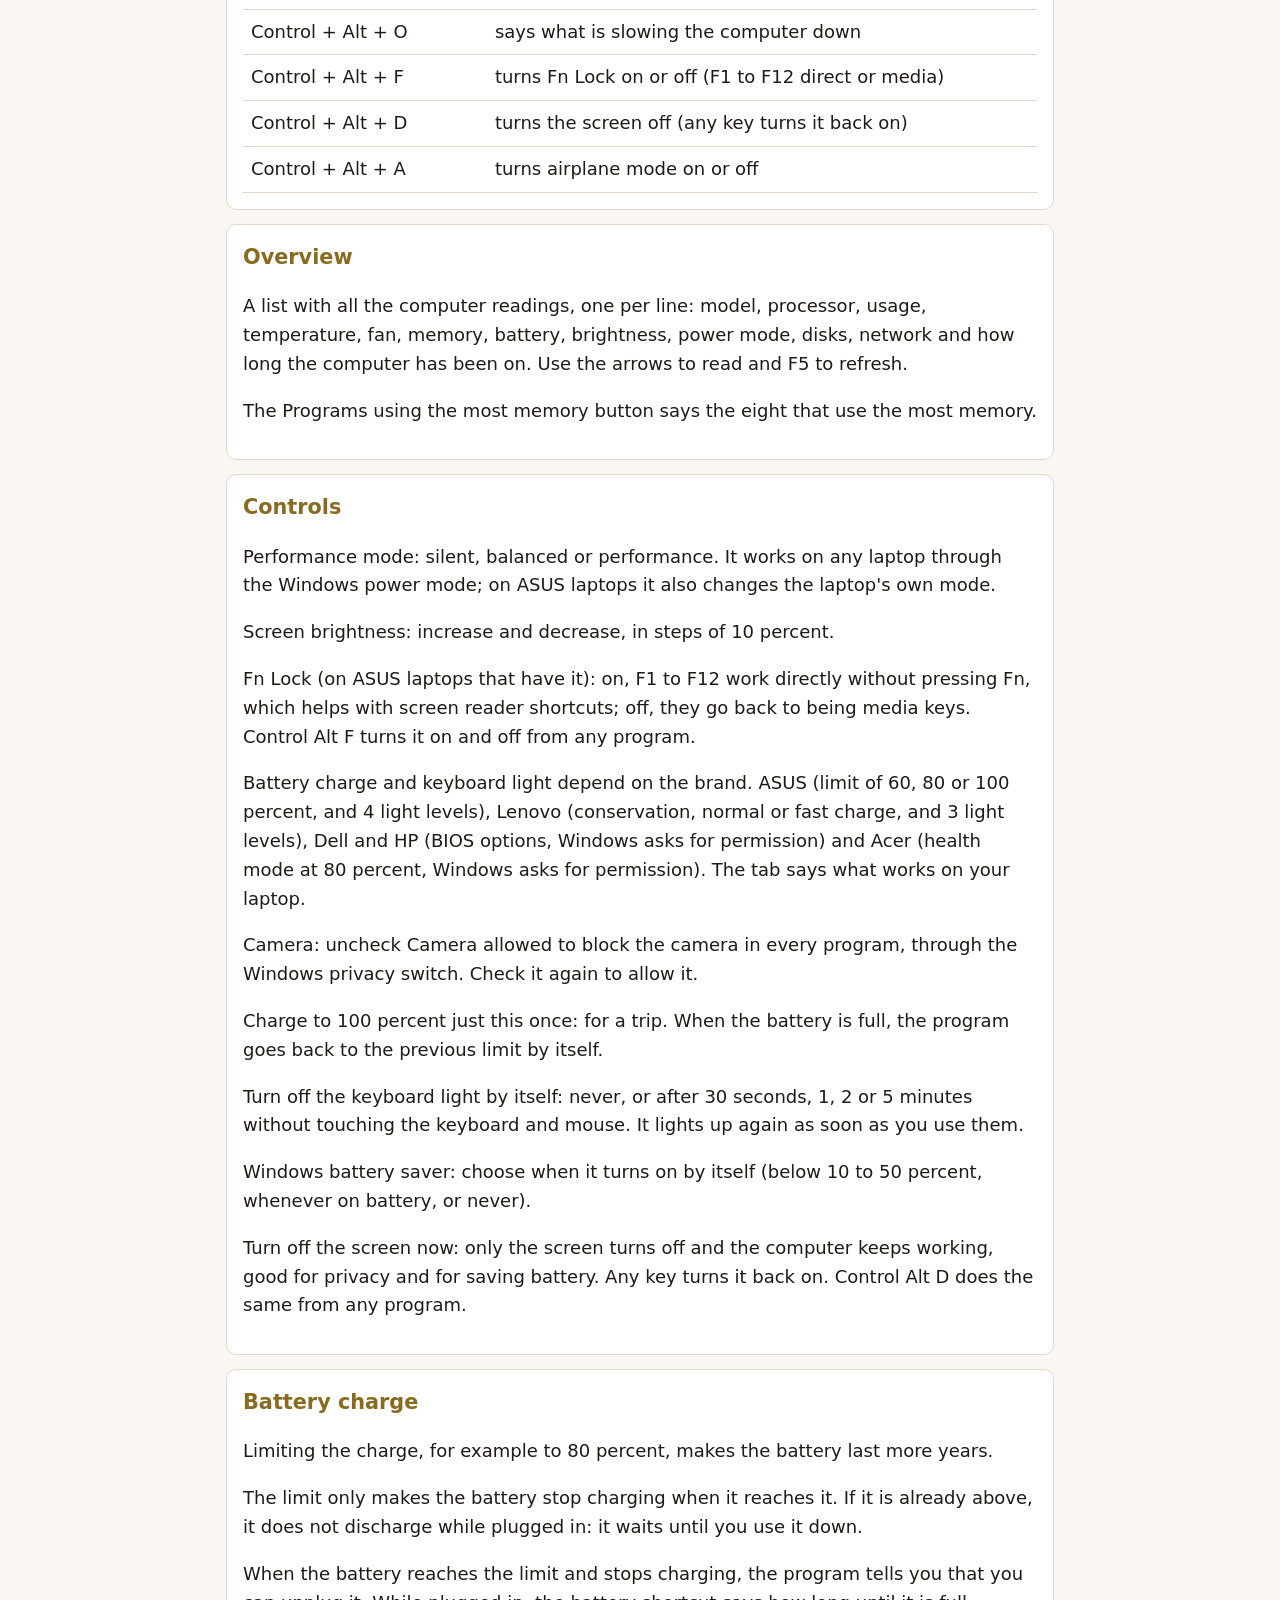
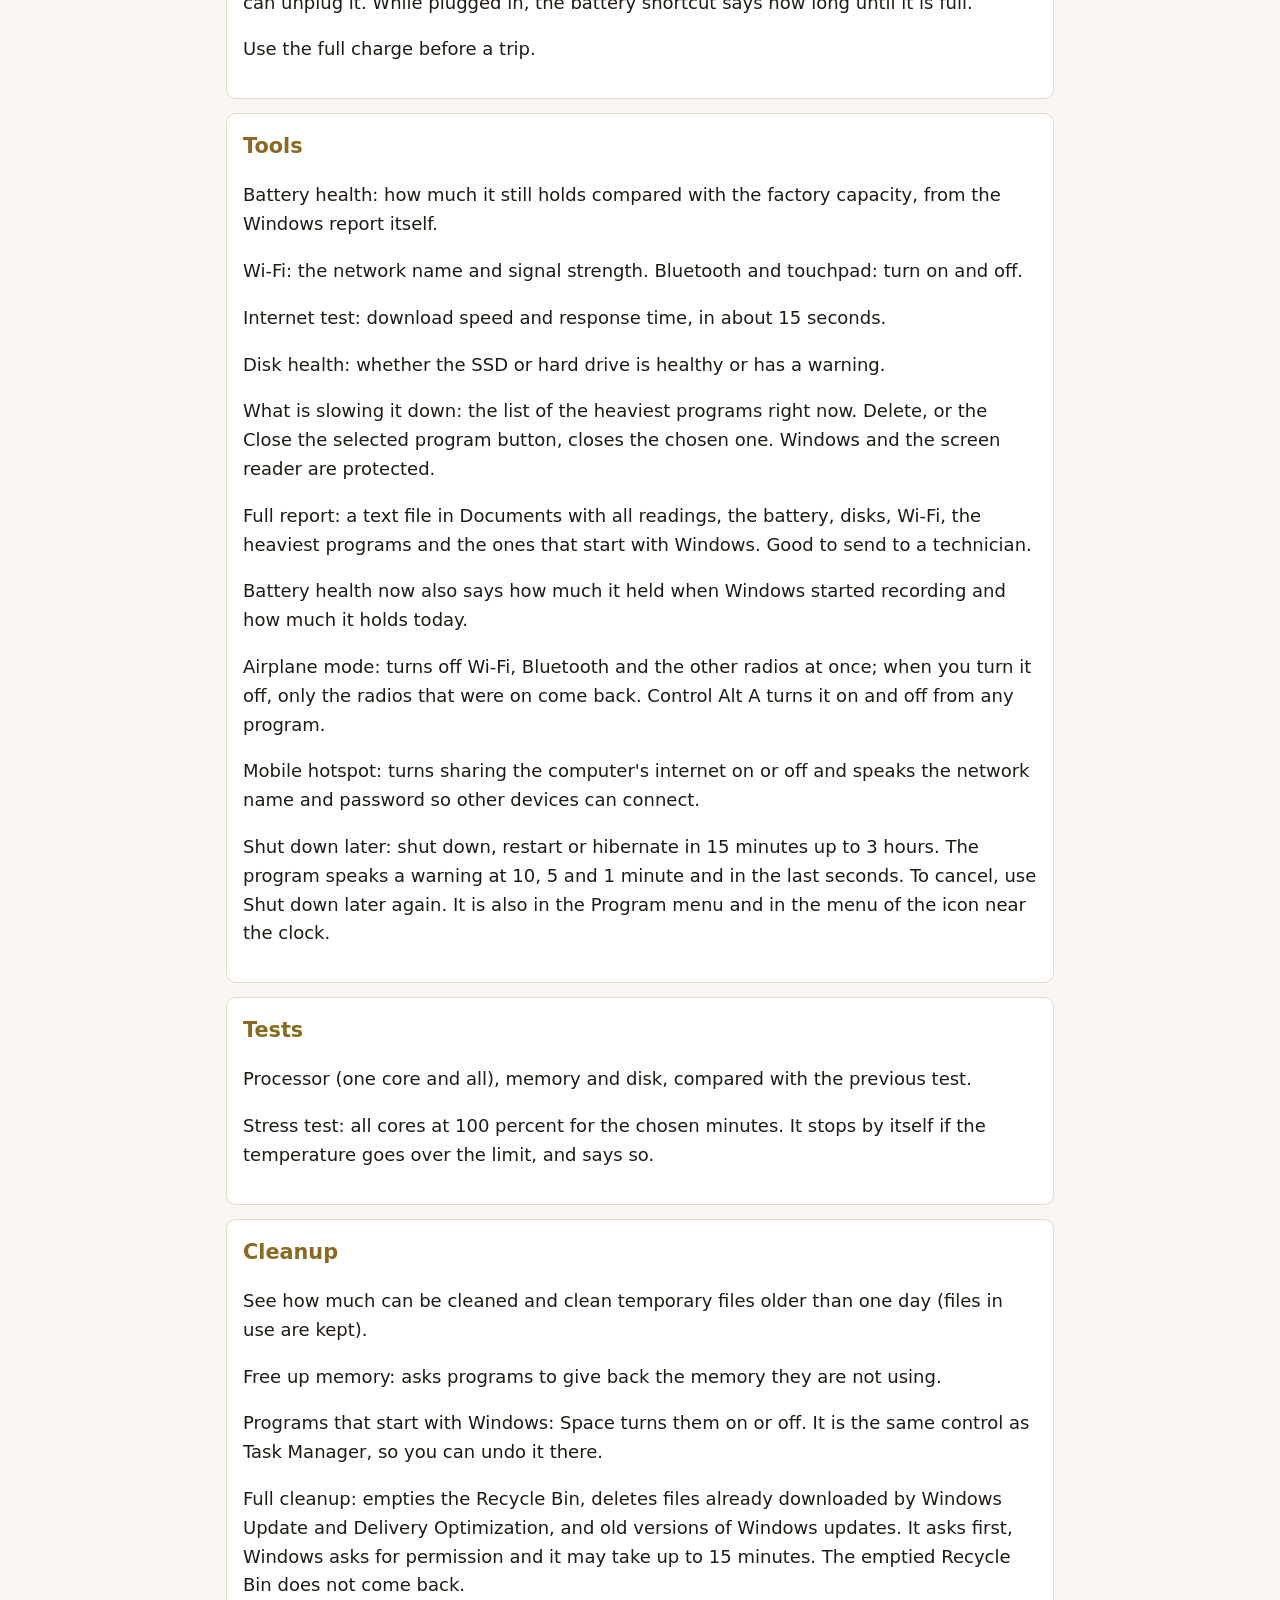
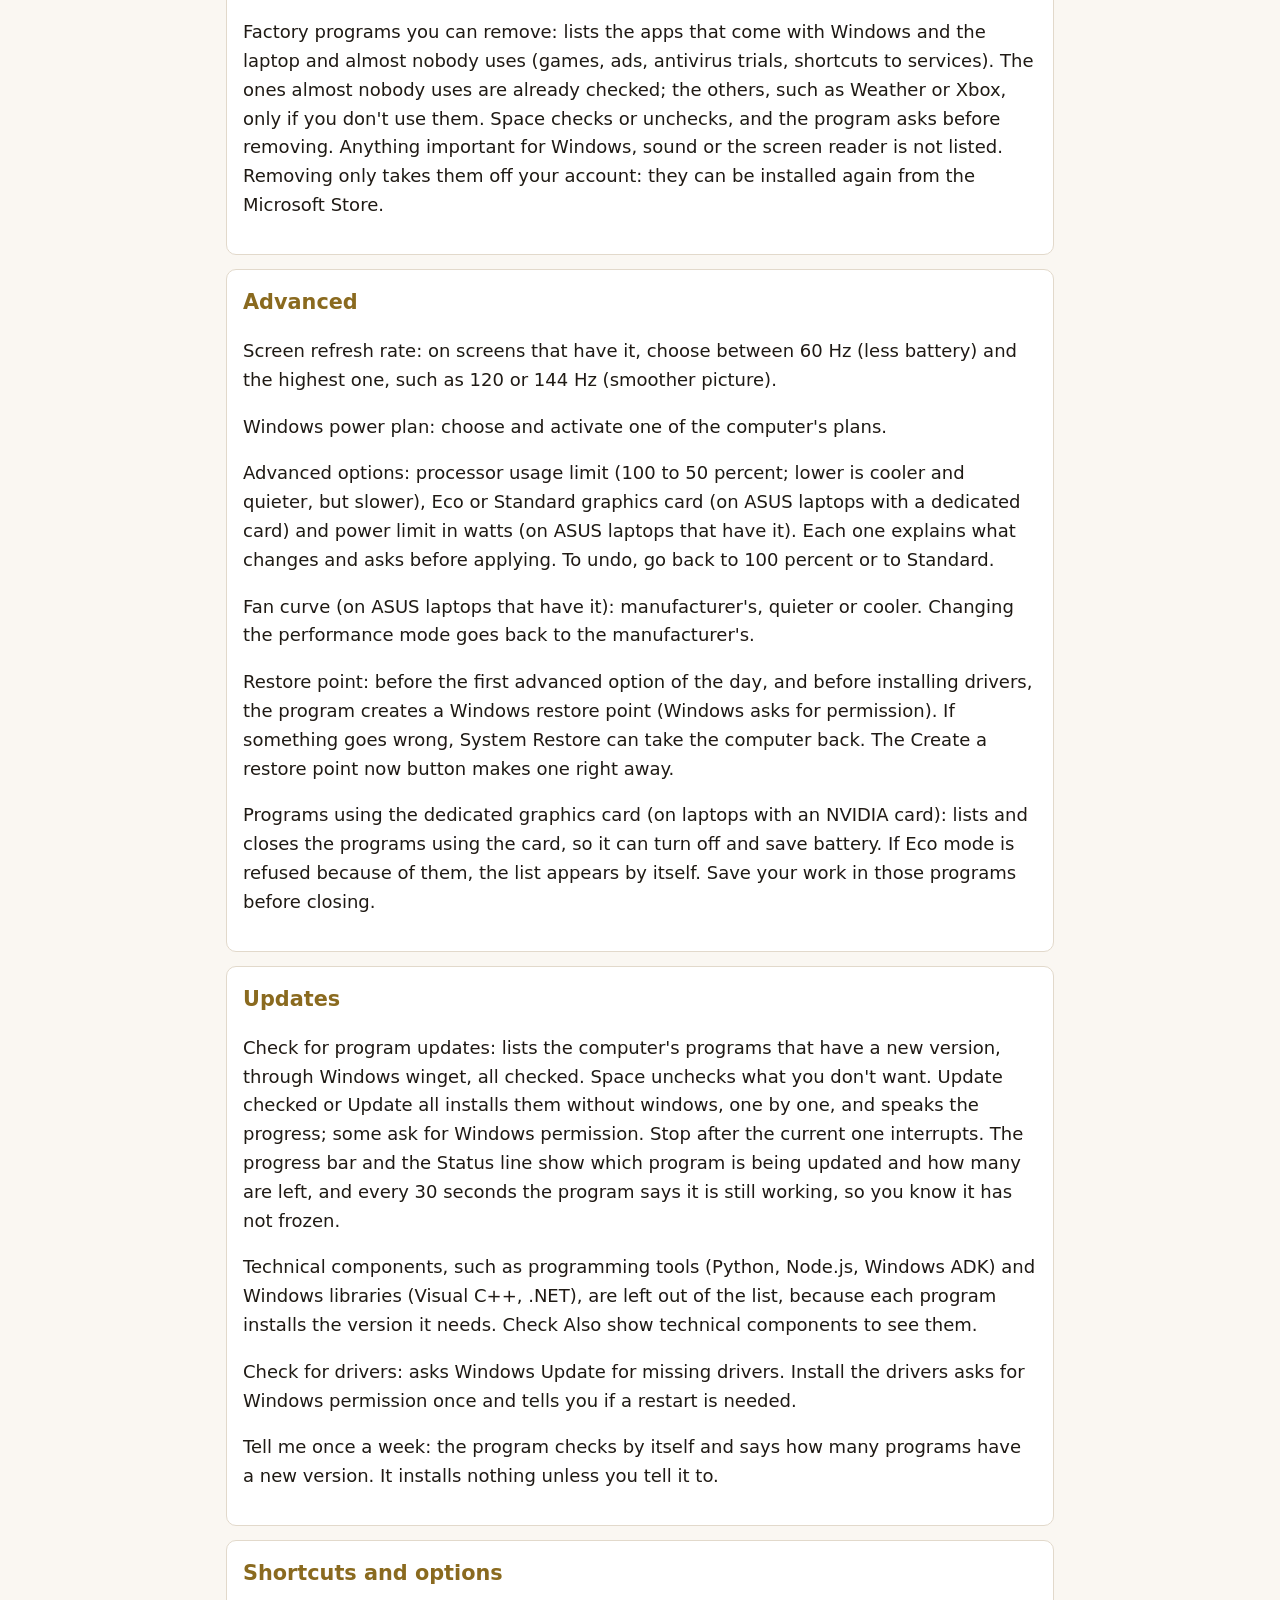
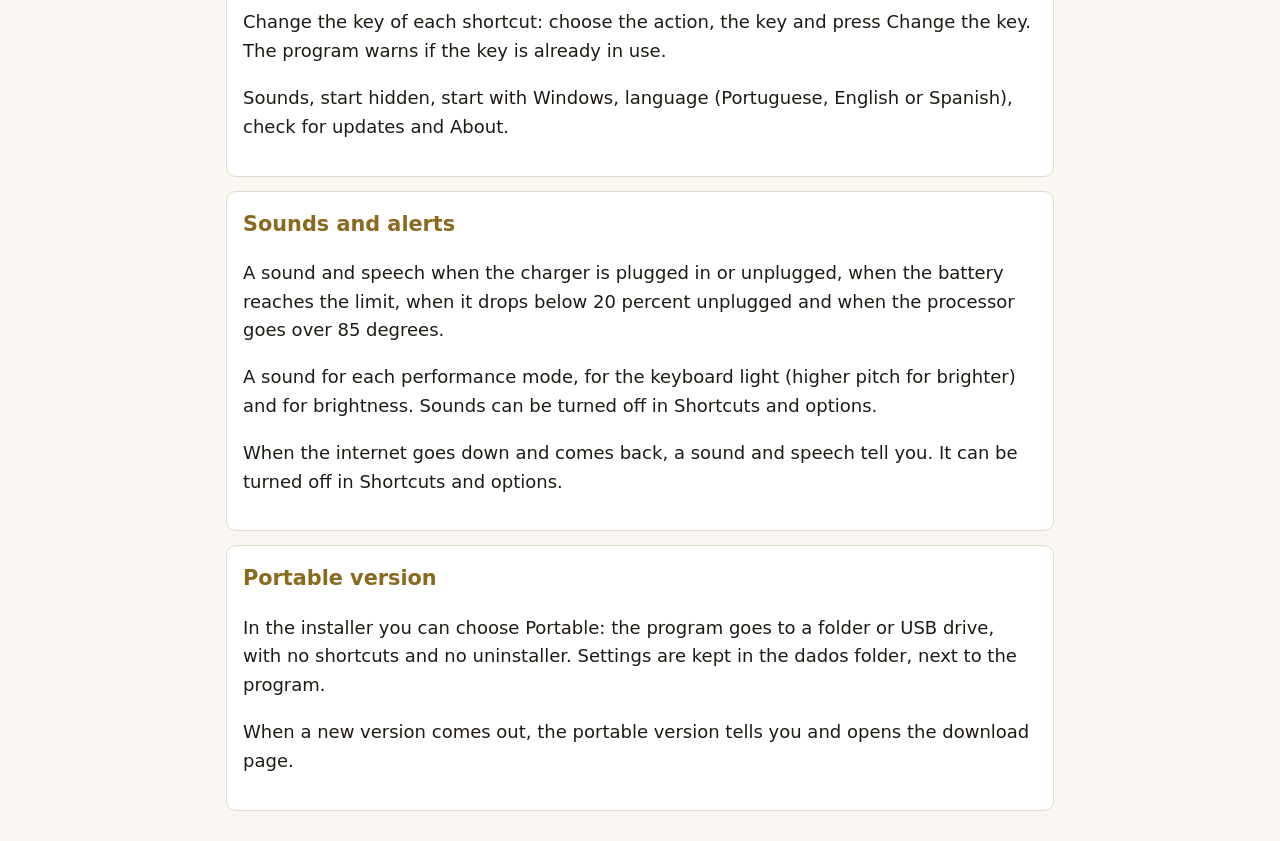
<file: docs/manual/en.html>
<!DOCTYPE html>
<html lang="en">
<head>
<meta charset="utf-8">
<meta name="viewport" content="width=device-width, initial-scale=1">
<title>Laptop Control Center Manual</title>
<style>
:root{--fundo:#1b1815;--cartao:#24201a;--linha:#423a2f;--texto:#ede6da;--fraco:#a89a86;--ouro:#c9a24b}
@media (prefers-color-scheme: light){:root{--fundo:#faf7f2;--cartao:#ffffff;--linha:#e2d9cb;--texto:#1f1a14;--fraco:#5e5446;--ouro:#8a6a1f}}
*{box-sizing:border-box}
body{margin:0;background:var(--fundo);color:var(--texto);font-family:"Segoe UI",system-ui,sans-serif;font-size:18px;line-height:1.6}
.pular{position:absolute;left:-9999px}.pular:focus{left:16px;top:16px;background:var(--ouro);color:#000;padding:8px 12px;z-index:9}
header,main{max-width:860px;margin:0 auto;padding:16px}
h1{color:var(--ouro);font-size:1.9rem;margin:24px 0 4px}
h2{color:var(--ouro);font-size:1.3rem;margin:0 0 8px}
.versao{color:var(--fraco);margin:0 0 16px}
.busca{background:var(--cartao);border:1px solid var(--linha);border-radius:10px;padding:14px;margin-bottom:20px}
.busca label{display:block;font-weight:600;margin-bottom:6px}
.busca input{width:100%;font-size:1.05rem;padding:10px;border-radius:8px;border:1px solid var(--linha);background:var(--fundo);color:var(--texto)}
.busca p{color:var(--fraco);margin:6px 0 0;font-size:.95rem}
.status{margin-top:8px;font-weight:600}
nav ul{columns:2;padding-left:20px}
section{background:var(--cartao);border:1px solid var(--linha);border-radius:10px;padding:16px;margin-bottom:14px}
section[hidden]{display:none}
table{border-collapse:collapse;width:100%}th,td{text-align:left;padding:8px;border-bottom:1px solid var(--linha);vertical-align:top}
th{color:var(--fraco)}
a{color:var(--ouro)}
mark{background:var(--ouro);color:#000;border-radius:3px}
:focus-visible{outline:3px solid var(--ouro);outline-offset:2px}
@media (max-width:600px){nav ul{columns:1}}
</style>
</head>
<body>
<a class="pular" href="#conteudo">Skip to content</a>
<header><p><a href="../index.html">Back to the website</a></p>
<h1>Laptop Control Center Manual</h1>
<p class="versao">Version 1.5.0</p>
<div class="busca" role="search">
<label for="busca">Search the manual</label>
<input id="busca" type="search" autocomplete="off" aria-describedby="dica">
<p id="dica">Type a word, for example battery, brightness or shortcut.</p>
<div id="status" class="status" role="status" aria-live="polite"></div>
</div>
<nav aria-label="Contents"><h2>Contents</h2><ul><li data-alvo="comecar"><a href="#comecar">Getting started</a></li><li data-alvo="atalhos"><a href="#atalhos">Shortcuts from any program</a></li><li data-alvo="visao"><a href="#visao">Overview</a></li><li data-alvo="controles"><a href="#controles">Controls</a></li><li data-alvo="bateria"><a href="#bateria">Battery charge</a></li><li data-alvo="ferramentas"><a href="#ferramentas">Tools</a></li><li data-alvo="testes"><a href="#testes">Tests</a></li><li data-alvo="limpeza"><a href="#limpeza">Cleanup</a></li><li data-alvo="avancado"><a href="#avancado">Advanced</a></li><li data-alvo="atualizacoes"><a href="#atualizacoes">Updates</a></li><li data-alvo="opcoes"><a href="#opcoes">Shortcuts and options</a></li><li data-alvo="avisos"><a href="#avisos">Sounds and alerts</a></li><li data-alvo="portatil"><a href="#portatil">Portable version</a></li></ul></nav>
</header>
<main id="conteudo" tabindex="-1">
<section id="comecar" aria-labelledby="t-comecar"><h2 id="t-comecar">Getting started</h2><p>Laptop Control Center stays near the Windows clock. Closing the window only hides the program; to exit, open the menu of the icon near the clock (right click or the applications key) and choose Exit.</p><p>The shortcuts work from any program, even with the window hidden. In the window, F1 opens this manual, F5 refreshes the readings, Escape hides the window and Control Tab moves between tabs.</p><p>The window menu bar has Program, Settings and Help. Alt opens the menu bar.</p></section>
<section id="atalhos" aria-labelledby="t-atalhos"><h2 id="t-atalhos">Shortcuts from any program</h2><table><thead><tr><th scope="col">Shortcut</th><th scope="col">What it does</th></tr></thead><tbody><tr><td>Control + Alt + M</td><td>changes the performance mode (silent, balanced, performance)</td></tr><tr><td>Control + Alt + T</td><td>says the processor usage and temperature and the memory</td></tr><tr><td>Control + Alt + B</td><td>says the battery</td></tr><tr><td>Control + Alt + L</td><td>changes the keyboard light</td></tr><tr><td>Control + Alt + J</td><td>shows or hides the Laptop Control Center window</td></tr><tr><td>Control + Alt + Page Up</td><td>increases the screen brightness</td></tr><tr><td>Control + Alt + Page Down</td><td>decreases the screen brightness</td></tr><tr><td>Control + Alt + W</td><td>says the Wi-Fi network and signal</td></tr><tr><td>Control + Alt + K</td><td>turns the touchpad on or off</td></tr><tr><td>Control + Alt + O</td><td>says what is slowing the computer down</td></tr><tr><td>Control + Alt + F</td><td>turns Fn Lock on or off (F1 to F12 direct or media)</td></tr><tr><td>Control + Alt + D</td><td>turns the screen off (any key turns it back on)</td></tr><tr><td>Control + Alt + A</td><td>turns airplane mode on or off</td></tr></tbody></table></section>
<section id="visao" aria-labelledby="t-visao"><h2 id="t-visao">Overview</h2><p>A list with all the computer readings, one per line: model, processor, usage, temperature, fan, memory, battery, brightness, power mode, disks, network and how long the computer has been on. Use the arrows to read and F5 to refresh.</p><p>The Programs using the most memory button says the eight that use the most memory.</p></section>
<section id="controles" aria-labelledby="t-controles"><h2 id="t-controles">Controls</h2><p>Performance mode: silent, balanced or performance. It works on any laptop through the Windows power mode; on ASUS laptops it also changes the laptop&#x27;s own mode.</p><p>Screen brightness: increase and decrease, in steps of 10 percent.</p><p>Fn Lock (on ASUS laptops that have it): on, F1 to F12 work directly without pressing Fn, which helps with screen reader shortcuts; off, they go back to being media keys. Control Alt F turns it on and off from any program.</p><p>Battery charge and keyboard light depend on the brand. ASUS (limit of 60, 80 or 100 percent, and 4 light levels), Lenovo (conservation, normal or fast charge, and 3 light levels), Dell and HP (BIOS options, Windows asks for permission) and Acer (health mode at 80 percent, Windows asks for permission). The tab says what works on your laptop.</p><p>Camera: uncheck Camera allowed to block the camera in every program, through the Windows privacy switch. Check it again to allow it.</p><p>Charge to 100 percent just this once: for a trip. When the battery is full, the program goes back to the previous limit by itself.</p><p>Turn off the keyboard light by itself: never, or after 30 seconds, 1, 2 or 5 minutes without touching the keyboard and mouse. It lights up again as soon as you use them.</p><p>Windows battery saver: choose when it turns on by itself (below 10 to 50 percent, whenever on battery, or never).</p><p>Turn off the screen now: only the screen turns off and the computer keeps working, good for privacy and for saving battery. Any key turns it back on. Control Alt D does the same from any program.</p></section>
<section id="bateria" aria-labelledby="t-bateria"><h2 id="t-bateria">Battery charge</h2><p>Limiting the charge, for example to 80 percent, makes the battery last more years.</p><p>The limit only makes the battery stop charging when it reaches it. If it is already above, it does not discharge while plugged in: it waits until you use it down.</p><p>When the battery reaches the limit and stops charging, the program tells you that you can unplug it. While plugged in, the battery shortcut says how long until it is full.</p><p>Use the full charge before a trip.</p></section>
<section id="ferramentas" aria-labelledby="t-ferramentas"><h2 id="t-ferramentas">Tools</h2><p>Battery health: how much it still holds compared with the factory capacity, from the Windows report itself.</p><p>Wi-Fi: the network name and signal strength. Bluetooth and touchpad: turn on and off.</p><p>Internet test: download speed and response time, in about 15 seconds.</p><p>Disk health: whether the SSD or hard drive is healthy or has a warning.</p><p>What is slowing it down: the list of the heaviest programs right now. Delete, or the Close the selected program button, closes the chosen one. Windows and the screen reader are protected.</p><p>Full report: a text file in Documents with all readings, the battery, disks, Wi-Fi, the heaviest programs and the ones that start with Windows. Good to send to a technician.</p><p>Battery health now also says how much it held when Windows started recording and how much it holds today.</p><p>Airplane mode: turns off Wi-Fi, Bluetooth and the other radios at once; when you turn it off, only the radios that were on come back. Control Alt A turns it on and off from any program.</p><p>Mobile hotspot: turns sharing the computer&#x27;s internet on or off and speaks the network name and password so other devices can connect.</p><p>Shut down later: shut down, restart or hibernate in 15 minutes up to 3 hours. The program speaks a warning at 10, 5 and 1 minute and in the last seconds. To cancel, use Shut down later again. It is also in the Program menu and in the menu of the icon near the clock.</p></section>
<section id="testes" aria-labelledby="t-testes"><h2 id="t-testes">Tests</h2><p>Processor (one core and all), memory and disk, compared with the previous test.</p><p>Stress test: all cores at 100 percent for the chosen minutes. It stops by itself if the temperature goes over the limit, and says so.</p></section>
<section id="limpeza" aria-labelledby="t-limpeza"><h2 id="t-limpeza">Cleanup</h2><p>See how much can be cleaned and clean temporary files older than one day (files in use are kept).</p><p>Free up memory: asks programs to give back the memory they are not using.</p><p>Programs that start with Windows: Space turns them on or off. It is the same control as Task Manager, so you can undo it there.</p><p>Full cleanup: empties the Recycle Bin, deletes files already downloaded by Windows Update and Delivery Optimization, and old versions of Windows updates. It asks first, Windows asks for permission and it may take up to 15 minutes. The emptied Recycle Bin does not come back.</p><p>Factory programs you can remove: lists the apps that come with Windows and the laptop and almost nobody uses (games, ads, antivirus trials, shortcuts to services). The ones almost nobody uses are already checked; the others, such as Weather or Xbox, only if you don&#x27;t use them. Space checks or unchecks, and the program asks before removing. Anything important for Windows, sound or the screen reader is not listed. Removing only takes them off your account: they can be installed again from the Microsoft Store.</p></section>
<section id="avancado" aria-labelledby="t-avancado"><h2 id="t-avancado">Advanced</h2><p>Screen refresh rate: on screens that have it, choose between 60 Hz (less battery) and the highest one, such as 120 or 144 Hz (smoother picture).</p><p>Windows power plan: choose and activate one of the computer&#x27;s plans.</p><p>Advanced options: processor usage limit (100 to 50 percent; lower is cooler and quieter, but slower), Eco or Standard graphics card (on ASUS laptops with a dedicated card) and power limit in watts (on ASUS laptops that have it). Each one explains what changes and asks before applying. To undo, go back to 100 percent or to Standard.</p><p>Fan curve (on ASUS laptops that have it): manufacturer&#x27;s, quieter or cooler. Changing the performance mode goes back to the manufacturer&#x27;s.</p><p>Restore point: before the first advanced option of the day, and before installing drivers, the program creates a Windows restore point (Windows asks for permission). If something goes wrong, System Restore can take the computer back. The Create a restore point now button makes one right away.</p><p>Programs using the dedicated graphics card (on laptops with an NVIDIA card): lists and closes the programs using the card, so it can turn off and save battery. If Eco mode is refused because of them, the list appears by itself. Save your work in those programs before closing.</p></section>
<section id="atualizacoes" aria-labelledby="t-atualizacoes"><h2 id="t-atualizacoes">Updates</h2><p>Check for program updates: lists the computer&#x27;s programs that have a new version, through Windows winget, all checked. Space unchecks what you don&#x27;t want. Update checked or Update all installs them without windows, one by one, and speaks the progress; some ask for Windows permission. Stop after the current one interrupts. The progress bar and the Status line show which program is being updated and how many are left, and every 30 seconds the program says it is still working, so you know it has not frozen.</p><p>Technical components, such as programming tools (Python, Node.js, Windows ADK) and Windows libraries (Visual C++, .NET), are left out of the list, because each program installs the version it needs. Check Also show technical components to see them.</p><p>Check for drivers: asks Windows Update for missing drivers. Install the drivers asks for Windows permission once and tells you if a restart is needed.</p><p>Tell me once a week: the program checks by itself and says how many programs have a new version. It installs nothing unless you tell it to.</p></section>
<section id="opcoes" aria-labelledby="t-opcoes"><h2 id="t-opcoes">Shortcuts and options</h2><p>Change the key of each shortcut: choose the action, the key and press Change the key. The program warns if the key is already in use.</p><p>Sounds, start hidden, start with Windows, language (Portuguese, English or Spanish), check for updates and About.</p></section>
<section id="avisos" aria-labelledby="t-avisos"><h2 id="t-avisos">Sounds and alerts</h2><p>A sound and speech when the charger is plugged in or unplugged, when the battery reaches the limit, when it drops below 20 percent unplugged and when the processor goes over 85 degrees.</p><p>A sound for each performance mode, for the keyboard light (higher pitch for brighter) and for brightness. Sounds can be turned off in Shortcuts and options.</p><p>When the internet goes down and comes back, a sound and speech tell you. It can be turned off in Shortcuts and options.</p></section>
<section id="portatil" aria-labelledby="t-portatil"><h2 id="t-portatil">Portable version</h2><p>In the installer you can choose Portable: the program goes to a folder or USB drive, with no shortcuts and no uninstaller. Settings are kept in the dados folder, next to the program.</p><p>When a new version comes out, the portable version tells you and opens the download page.</p></section>
</main>
<script type="application/json" id="textos">{"achou": "{n} sections found.", "achou1": "1 section found.", "nada": "Nothing found. Try another word.", "todas": "Showing all sections."}</script>
<script>
const campo=document.getElementById('busca'),status=document.getElementById('status'),secoes=[...document.querySelectorAll('main section')];
const T=JSON.parse(document.getElementById('textos').textContent);
function normal(t){return t.normalize('NFD').replace(/[\u0300-\u036f]/g,'').toLowerCase()}
let espera;
campo.addEventListener('input',()=>{clearTimeout(espera);espera=setTimeout(filtrar,350)});
function filtrar(){
  const q=normal(campo.value.trim());let n=0;
  secoes.forEach(s=>{const ok=!q||normal(s.textContent).includes(q);s.hidden=!ok;if(ok)n++});
  document.querySelectorAll('nav li').forEach(li=>{const alvo=document.getElementById(li.dataset.alvo);li.hidden=alvo&&alvo.hidden});
  status.textContent=!q?T.todas:(n===0?T.nada:(n===1?T.achou1:T.achou.replace('{n}',n)));
}
</script>
</body>
</html>
</file>
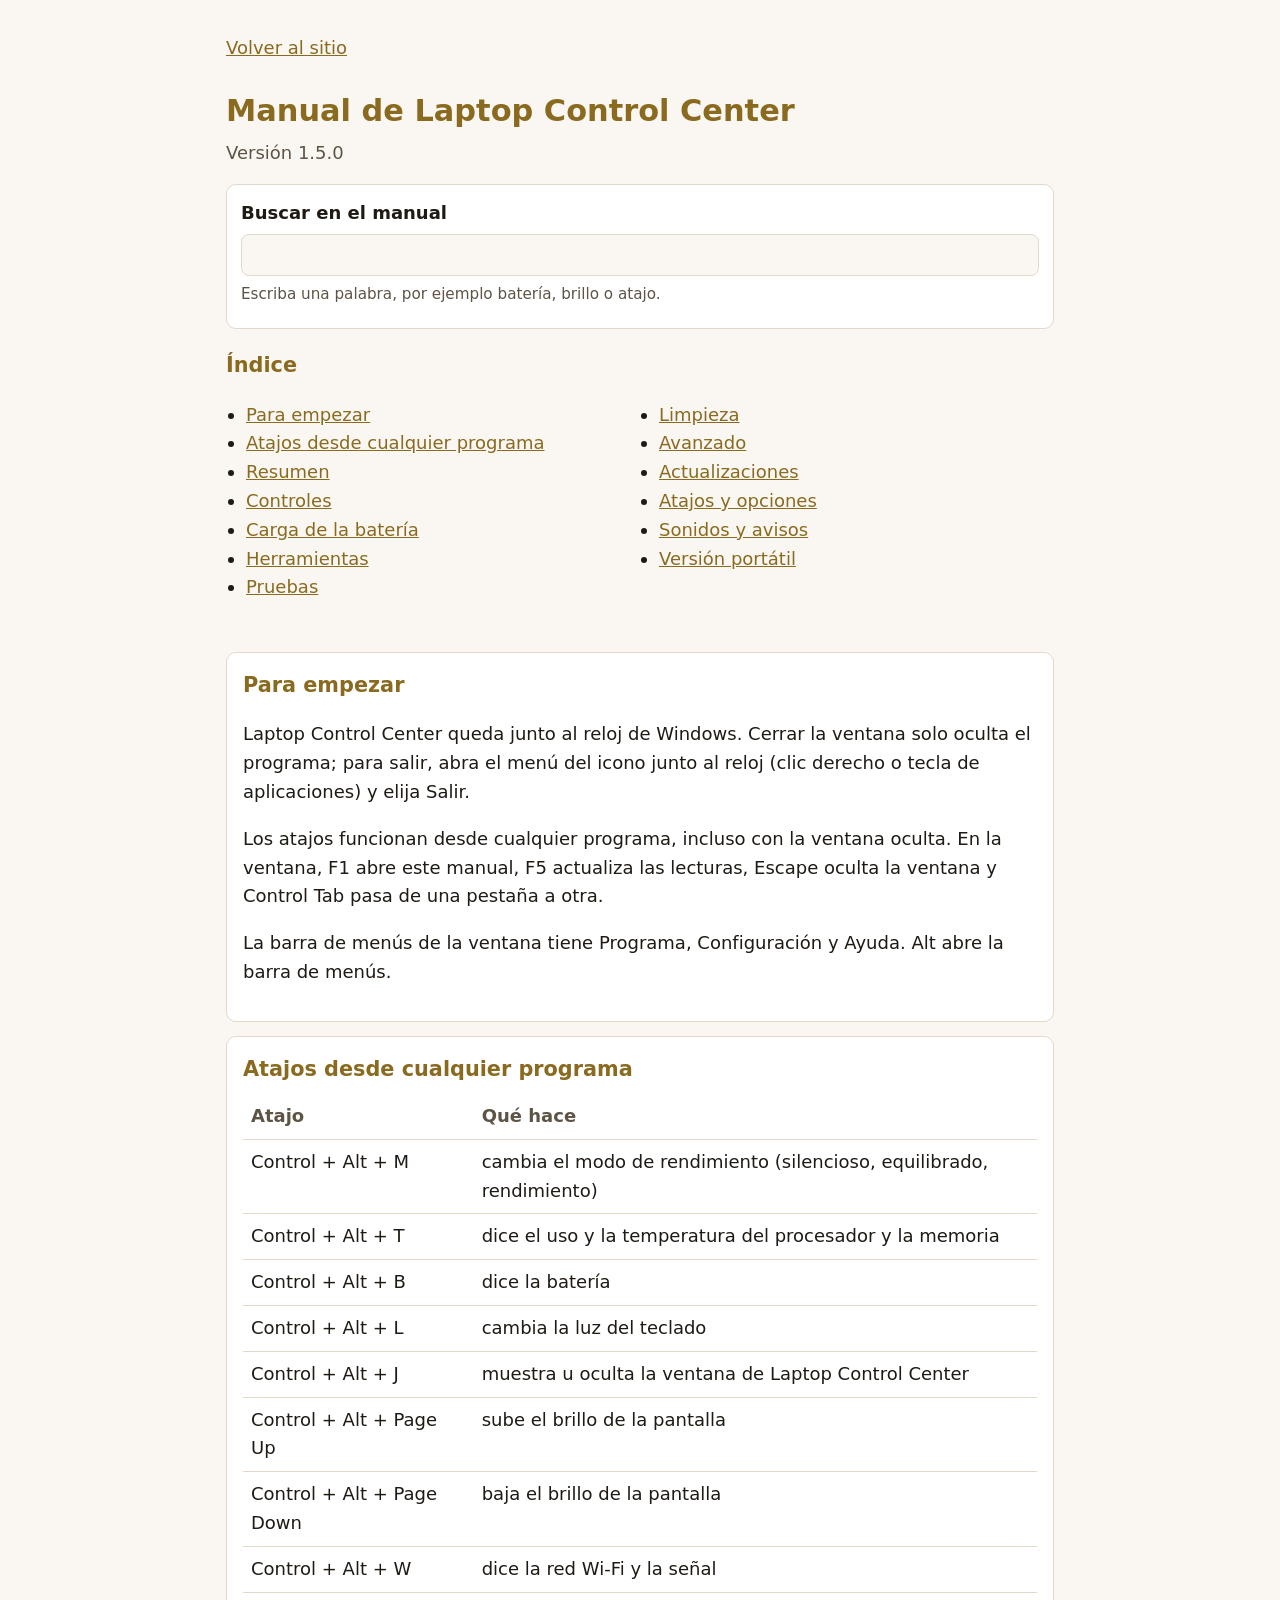
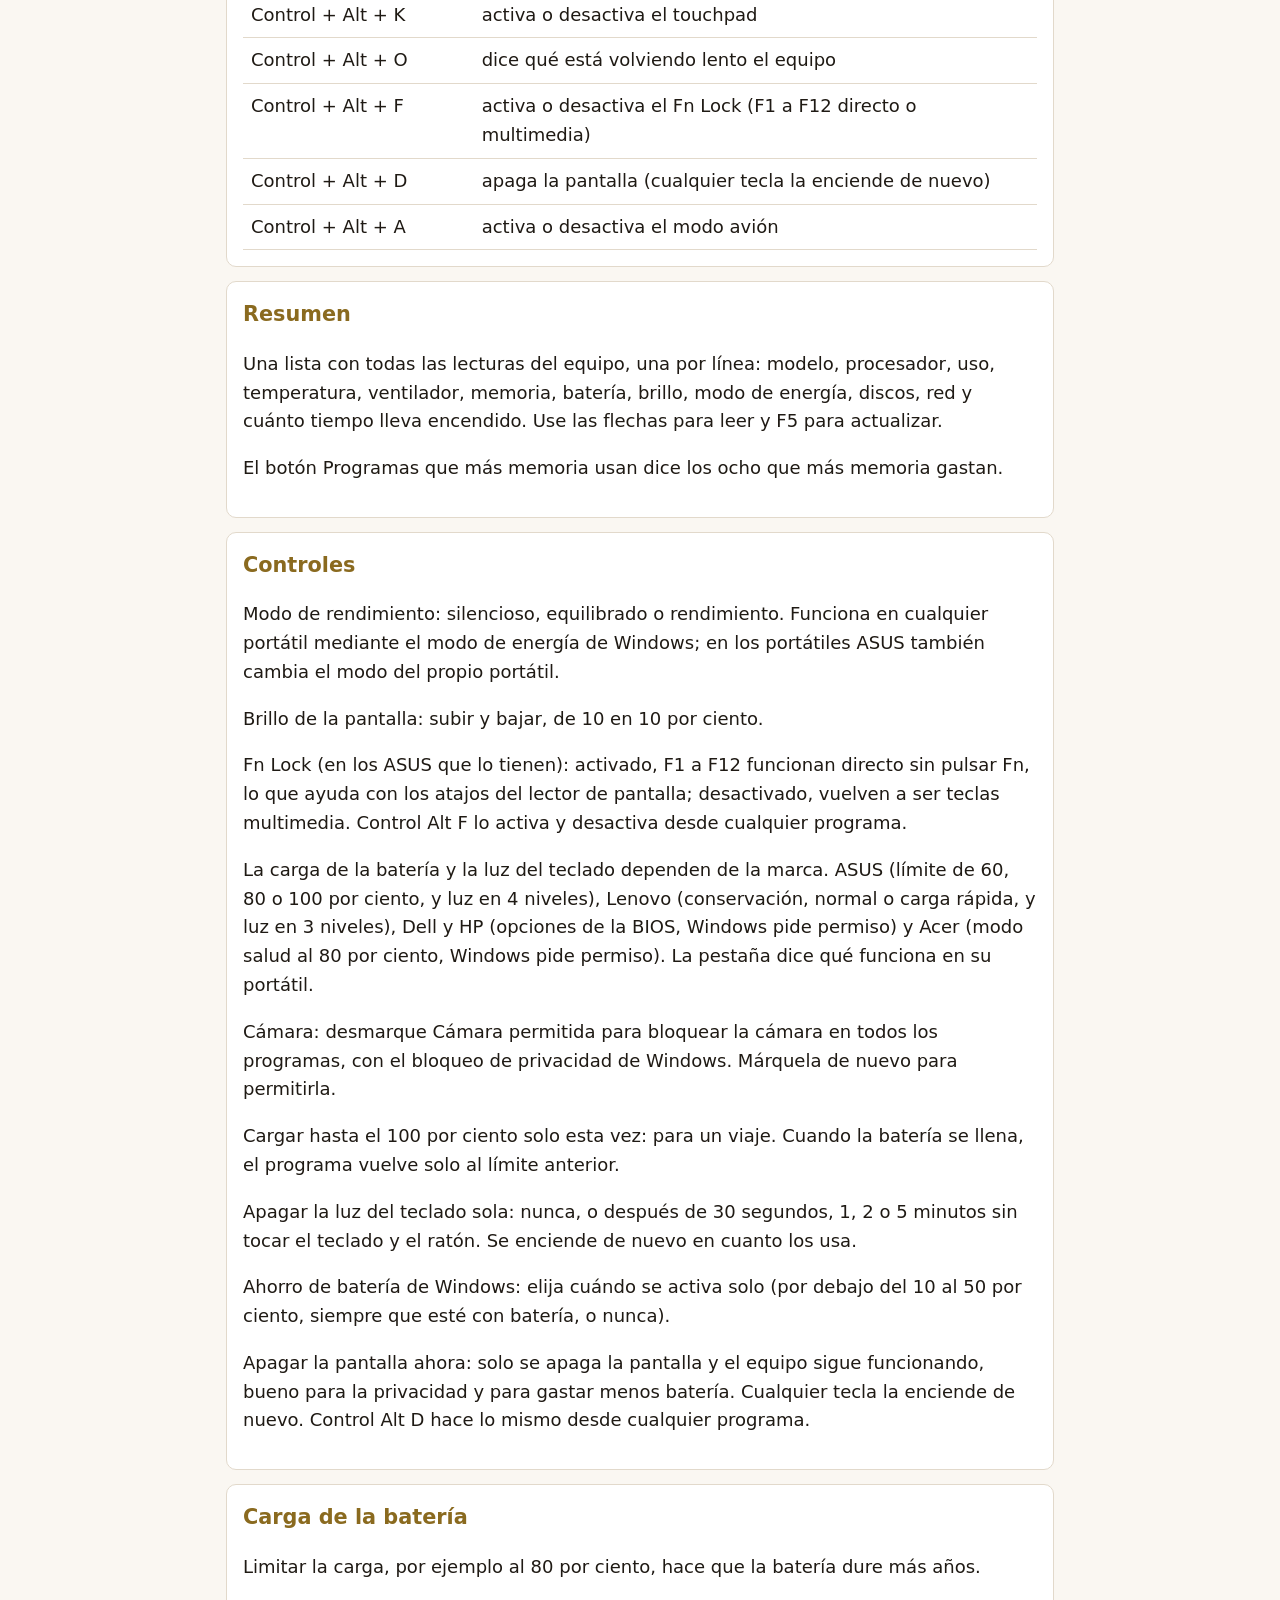
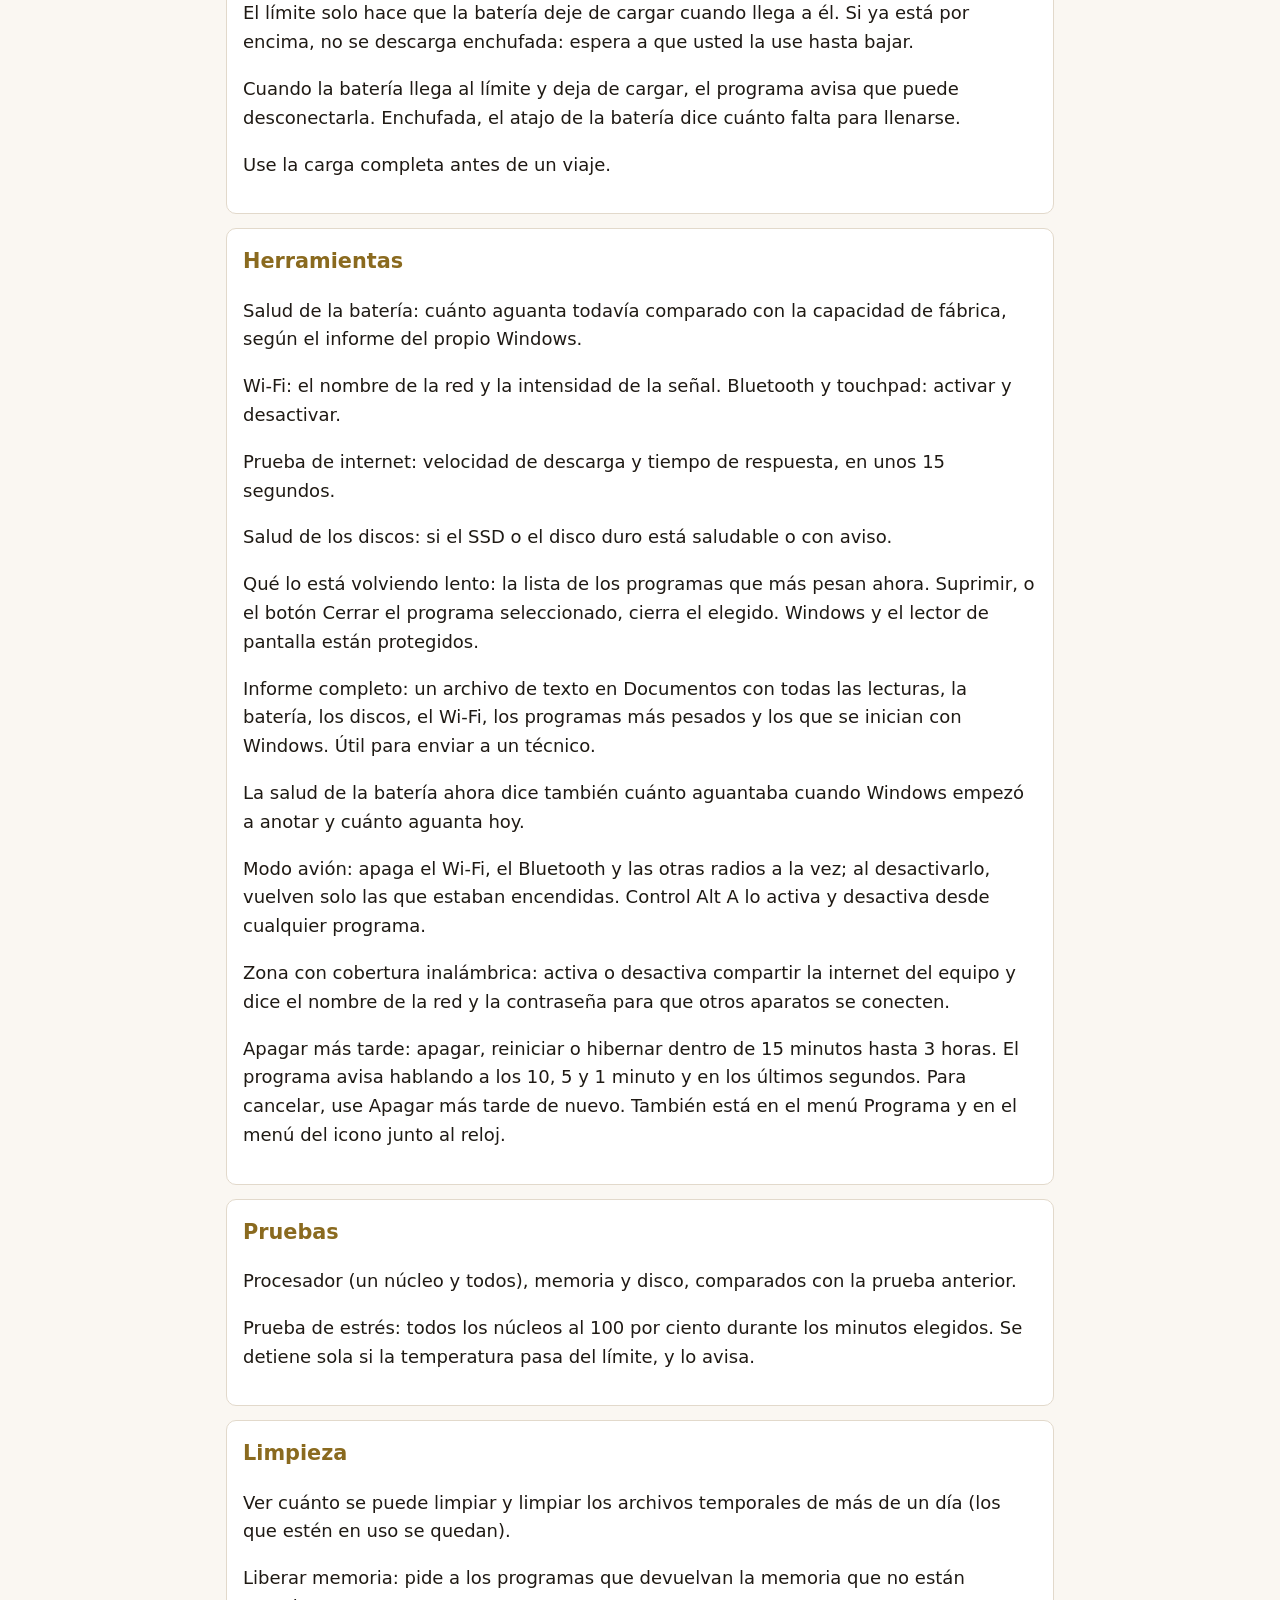
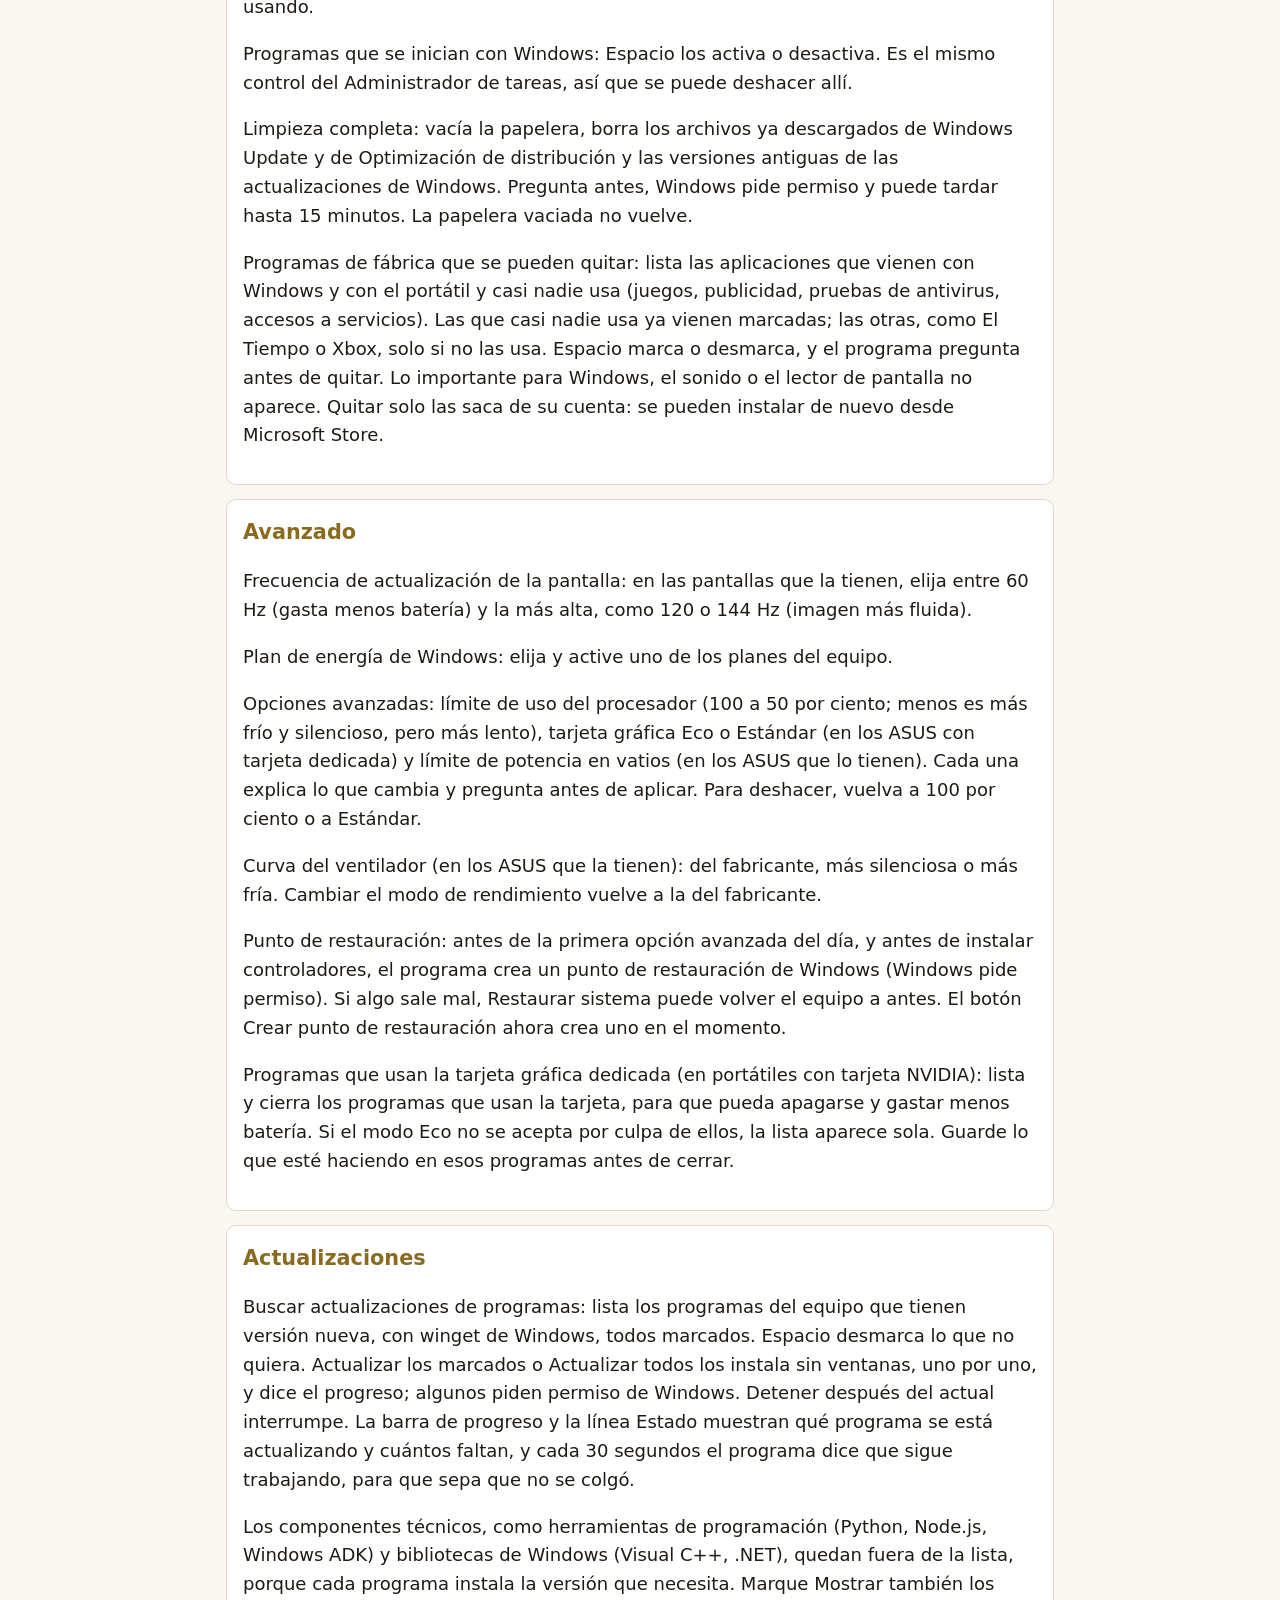
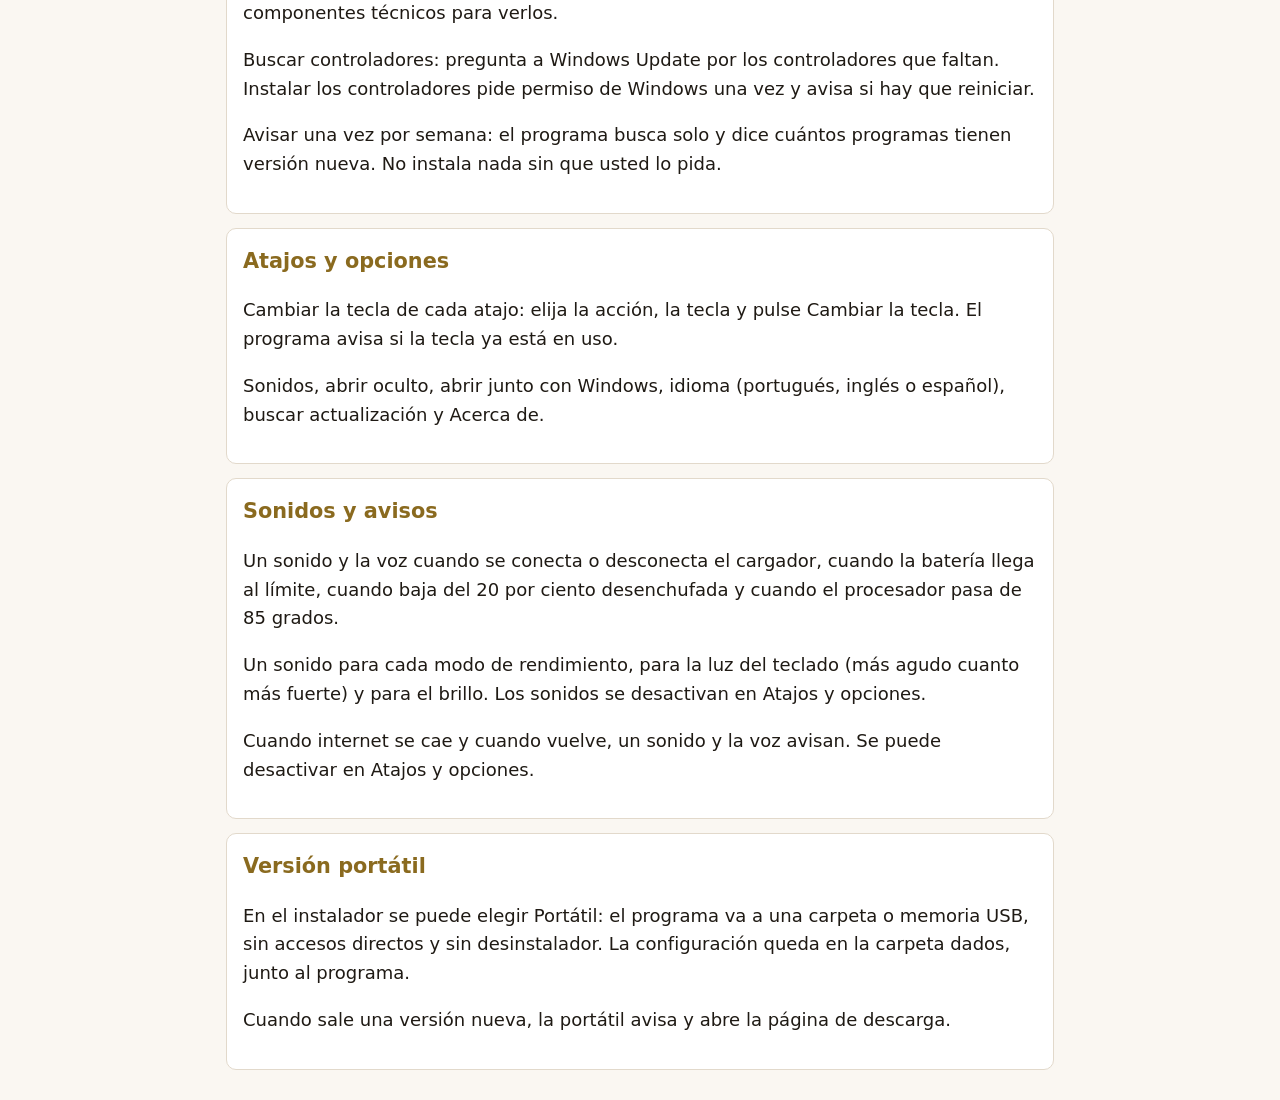
<file: docs/manual/es.html>
<!DOCTYPE html>
<html lang="es">
<head>
<meta charset="utf-8">
<meta name="viewport" content="width=device-width, initial-scale=1">
<title>Manual de Laptop Control Center</title>
<style>
:root{--fundo:#1b1815;--cartao:#24201a;--linha:#423a2f;--texto:#ede6da;--fraco:#a89a86;--ouro:#c9a24b}
@media (prefers-color-scheme: light){:root{--fundo:#faf7f2;--cartao:#ffffff;--linha:#e2d9cb;--texto:#1f1a14;--fraco:#5e5446;--ouro:#8a6a1f}}
*{box-sizing:border-box}
body{margin:0;background:var(--fundo);color:var(--texto);font-family:"Segoe UI",system-ui,sans-serif;font-size:18px;line-height:1.6}
.pular{position:absolute;left:-9999px}.pular:focus{left:16px;top:16px;background:var(--ouro);color:#000;padding:8px 12px;z-index:9}
header,main{max-width:860px;margin:0 auto;padding:16px}
h1{color:var(--ouro);font-size:1.9rem;margin:24px 0 4px}
h2{color:var(--ouro);font-size:1.3rem;margin:0 0 8px}
.versao{color:var(--fraco);margin:0 0 16px}
.busca{background:var(--cartao);border:1px solid var(--linha);border-radius:10px;padding:14px;margin-bottom:20px}
.busca label{display:block;font-weight:600;margin-bottom:6px}
.busca input{width:100%;font-size:1.05rem;padding:10px;border-radius:8px;border:1px solid var(--linha);background:var(--fundo);color:var(--texto)}
.busca p{color:var(--fraco);margin:6px 0 0;font-size:.95rem}
.status{margin-top:8px;font-weight:600}
nav ul{columns:2;padding-left:20px}
section{background:var(--cartao);border:1px solid var(--linha);border-radius:10px;padding:16px;margin-bottom:14px}
section[hidden]{display:none}
table{border-collapse:collapse;width:100%}th,td{text-align:left;padding:8px;border-bottom:1px solid var(--linha);vertical-align:top}
th{color:var(--fraco)}
a{color:var(--ouro)}
mark{background:var(--ouro);color:#000;border-radius:3px}
:focus-visible{outline:3px solid var(--ouro);outline-offset:2px}
@media (max-width:600px){nav ul{columns:1}}
</style>
</head>
<body>
<a class="pular" href="#conteudo">Saltar al contenido</a>
<header><p><a href="../index.html">Volver al sitio</a></p>
<h1>Manual de Laptop Control Center</h1>
<p class="versao">Versión 1.5.0</p>
<div class="busca" role="search">
<label for="busca">Buscar en el manual</label>
<input id="busca" type="search" autocomplete="off" aria-describedby="dica">
<p id="dica">Escriba una palabra, por ejemplo batería, brillo o atajo.</p>
<div id="status" class="status" role="status" aria-live="polite"></div>
</div>
<nav aria-label="Índice"><h2>Índice</h2><ul><li data-alvo="comecar"><a href="#comecar">Para empezar</a></li><li data-alvo="atalhos"><a href="#atalhos">Atajos desde cualquier programa</a></li><li data-alvo="visao"><a href="#visao">Resumen</a></li><li data-alvo="controles"><a href="#controles">Controles</a></li><li data-alvo="bateria"><a href="#bateria">Carga de la batería</a></li><li data-alvo="ferramentas"><a href="#ferramentas">Herramientas</a></li><li data-alvo="testes"><a href="#testes">Pruebas</a></li><li data-alvo="limpeza"><a href="#limpeza">Limpieza</a></li><li data-alvo="avancado"><a href="#avancado">Avanzado</a></li><li data-alvo="atualizacoes"><a href="#atualizacoes">Actualizaciones</a></li><li data-alvo="opcoes"><a href="#opcoes">Atajos y opciones</a></li><li data-alvo="avisos"><a href="#avisos">Sonidos y avisos</a></li><li data-alvo="portatil"><a href="#portatil">Versión portátil</a></li></ul></nav>
</header>
<main id="conteudo" tabindex="-1">
<section id="comecar" aria-labelledby="t-comecar"><h2 id="t-comecar">Para empezar</h2><p>Laptop Control Center queda junto al reloj de Windows. Cerrar la ventana solo oculta el programa; para salir, abra el menú del icono junto al reloj (clic derecho o tecla de aplicaciones) y elija Salir.</p><p>Los atajos funcionan desde cualquier programa, incluso con la ventana oculta. En la ventana, F1 abre este manual, F5 actualiza las lecturas, Escape oculta la ventana y Control Tab pasa de una pestaña a otra.</p><p>La barra de menús de la ventana tiene Programa, Configuración y Ayuda. Alt abre la barra de menús.</p></section>
<section id="atalhos" aria-labelledby="t-atalhos"><h2 id="t-atalhos">Atajos desde cualquier programa</h2><table><thead><tr><th scope="col">Atajo</th><th scope="col">Qué hace</th></tr></thead><tbody><tr><td>Control + Alt + M</td><td>cambia el modo de rendimiento (silencioso, equilibrado, rendimiento)</td></tr><tr><td>Control + Alt + T</td><td>dice el uso y la temperatura del procesador y la memoria</td></tr><tr><td>Control + Alt + B</td><td>dice la batería</td></tr><tr><td>Control + Alt + L</td><td>cambia la luz del teclado</td></tr><tr><td>Control + Alt + J</td><td>muestra u oculta la ventana de Laptop Control Center</td></tr><tr><td>Control + Alt + Page Up</td><td>sube el brillo de la pantalla</td></tr><tr><td>Control + Alt + Page Down</td><td>baja el brillo de la pantalla</td></tr><tr><td>Control + Alt + W</td><td>dice la red Wi-Fi y la señal</td></tr><tr><td>Control + Alt + K</td><td>activa o desactiva el touchpad</td></tr><tr><td>Control + Alt + O</td><td>dice qué está volviendo lento el equipo</td></tr><tr><td>Control + Alt + F</td><td>activa o desactiva el Fn Lock (F1 a F12 directo o multimedia)</td></tr><tr><td>Control + Alt + D</td><td>apaga la pantalla (cualquier tecla la enciende de nuevo)</td></tr><tr><td>Control + Alt + A</td><td>activa o desactiva el modo avión</td></tr></tbody></table></section>
<section id="visao" aria-labelledby="t-visao"><h2 id="t-visao">Resumen</h2><p>Una lista con todas las lecturas del equipo, una por línea: modelo, procesador, uso, temperatura, ventilador, memoria, batería, brillo, modo de energía, discos, red y cuánto tiempo lleva encendido. Use las flechas para leer y F5 para actualizar.</p><p>El botón Programas que más memoria usan dice los ocho que más memoria gastan.</p></section>
<section id="controles" aria-labelledby="t-controles"><h2 id="t-controles">Controles</h2><p>Modo de rendimiento: silencioso, equilibrado o rendimiento. Funciona en cualquier portátil mediante el modo de energía de Windows; en los portátiles ASUS también cambia el modo del propio portátil.</p><p>Brillo de la pantalla: subir y bajar, de 10 en 10 por ciento.</p><p>Fn Lock (en los ASUS que lo tienen): activado, F1 a F12 funcionan directo sin pulsar Fn, lo que ayuda con los atajos del lector de pantalla; desactivado, vuelven a ser teclas multimedia. Control Alt F lo activa y desactiva desde cualquier programa.</p><p>La carga de la batería y la luz del teclado dependen de la marca. ASUS (límite de 60, 80 o 100 por ciento, y luz en 4 niveles), Lenovo (conservación, normal o carga rápida, y luz en 3 niveles), Dell y HP (opciones de la BIOS, Windows pide permiso) y Acer (modo salud al 80 por ciento, Windows pide permiso). La pestaña dice qué funciona en su portátil.</p><p>Cámara: desmarque Cámara permitida para bloquear la cámara en todos los programas, con el bloqueo de privacidad de Windows. Márquela de nuevo para permitirla.</p><p>Cargar hasta el 100 por ciento solo esta vez: para un viaje. Cuando la batería se llena, el programa vuelve solo al límite anterior.</p><p>Apagar la luz del teclado sola: nunca, o después de 30 segundos, 1, 2 o 5 minutos sin tocar el teclado y el ratón. Se enciende de nuevo en cuanto los usa.</p><p>Ahorro de batería de Windows: elija cuándo se activa solo (por debajo del 10 al 50 por ciento, siempre que esté con batería, o nunca).</p><p>Apagar la pantalla ahora: solo se apaga la pantalla y el equipo sigue funcionando, bueno para la privacidad y para gastar menos batería. Cualquier tecla la enciende de nuevo. Control Alt D hace lo mismo desde cualquier programa.</p></section>
<section id="bateria" aria-labelledby="t-bateria"><h2 id="t-bateria">Carga de la batería</h2><p>Limitar la carga, por ejemplo al 80 por ciento, hace que la batería dure más años.</p><p>El límite solo hace que la batería deje de cargar cuando llega a él. Si ya está por encima, no se descarga enchufada: espera a que usted la use hasta bajar.</p><p>Cuando la batería llega al límite y deja de cargar, el programa avisa que puede desconectarla. Enchufada, el atajo de la batería dice cuánto falta para llenarse.</p><p>Use la carga completa antes de un viaje.</p></section>
<section id="ferramentas" aria-labelledby="t-ferramentas"><h2 id="t-ferramentas">Herramientas</h2><p>Salud de la batería: cuánto aguanta todavía comparado con la capacidad de fábrica, según el informe del propio Windows.</p><p>Wi-Fi: el nombre de la red y la intensidad de la señal. Bluetooth y touchpad: activar y desactivar.</p><p>Prueba de internet: velocidad de descarga y tiempo de respuesta, en unos 15 segundos.</p><p>Salud de los discos: si el SSD o el disco duro está saludable o con aviso.</p><p>Qué lo está volviendo lento: la lista de los programas que más pesan ahora. Suprimir, o el botón Cerrar el programa seleccionado, cierra el elegido. Windows y el lector de pantalla están protegidos.</p><p>Informe completo: un archivo de texto en Documentos con todas las lecturas, la batería, los discos, el Wi-Fi, los programas más pesados y los que se inician con Windows. Útil para enviar a un técnico.</p><p>La salud de la batería ahora dice también cuánto aguantaba cuando Windows empezó a anotar y cuánto aguanta hoy.</p><p>Modo avión: apaga el Wi-Fi, el Bluetooth y las otras radios a la vez; al desactivarlo, vuelven solo las que estaban encendidas. Control Alt A lo activa y desactiva desde cualquier programa.</p><p>Zona con cobertura inalámbrica: activa o desactiva compartir la internet del equipo y dice el nombre de la red y la contraseña para que otros aparatos se conecten.</p><p>Apagar más tarde: apagar, reiniciar o hibernar dentro de 15 minutos hasta 3 horas. El programa avisa hablando a los 10, 5 y 1 minuto y en los últimos segundos. Para cancelar, use Apagar más tarde de nuevo. También está en el menú Programa y en el menú del icono junto al reloj.</p></section>
<section id="testes" aria-labelledby="t-testes"><h2 id="t-testes">Pruebas</h2><p>Procesador (un núcleo y todos), memoria y disco, comparados con la prueba anterior.</p><p>Prueba de estrés: todos los núcleos al 100 por ciento durante los minutos elegidos. Se detiene sola si la temperatura pasa del límite, y lo avisa.</p></section>
<section id="limpeza" aria-labelledby="t-limpeza"><h2 id="t-limpeza">Limpieza</h2><p>Ver cuánto se puede limpiar y limpiar los archivos temporales de más de un día (los que estén en uso se quedan).</p><p>Liberar memoria: pide a los programas que devuelvan la memoria que no están usando.</p><p>Programas que se inician con Windows: Espacio los activa o desactiva. Es el mismo control del Administrador de tareas, así que se puede deshacer allí.</p><p>Limpieza completa: vacía la papelera, borra los archivos ya descargados de Windows Update y de Optimización de distribución y las versiones antiguas de las actualizaciones de Windows. Pregunta antes, Windows pide permiso y puede tardar hasta 15 minutos. La papelera vaciada no vuelve.</p><p>Programas de fábrica que se pueden quitar: lista las aplicaciones que vienen con Windows y con el portátil y casi nadie usa (juegos, publicidad, pruebas de antivirus, accesos a servicios). Las que casi nadie usa ya vienen marcadas; las otras, como El Tiempo o Xbox, solo si no las usa. Espacio marca o desmarca, y el programa pregunta antes de quitar. Lo importante para Windows, el sonido o el lector de pantalla no aparece. Quitar solo las saca de su cuenta: se pueden instalar de nuevo desde Microsoft Store.</p></section>
<section id="avancado" aria-labelledby="t-avancado"><h2 id="t-avancado">Avanzado</h2><p>Frecuencia de actualización de la pantalla: en las pantallas que la tienen, elija entre 60 Hz (gasta menos batería) y la más alta, como 120 o 144 Hz (imagen más fluida).</p><p>Plan de energía de Windows: elija y active uno de los planes del equipo.</p><p>Opciones avanzadas: límite de uso del procesador (100 a 50 por ciento; menos es más frío y silencioso, pero más lento), tarjeta gráfica Eco o Estándar (en los ASUS con tarjeta dedicada) y límite de potencia en vatios (en los ASUS que lo tienen). Cada una explica lo que cambia y pregunta antes de aplicar. Para deshacer, vuelva a 100 por ciento o a Estándar.</p><p>Curva del ventilador (en los ASUS que la tienen): del fabricante, más silenciosa o más fría. Cambiar el modo de rendimiento vuelve a la del fabricante.</p><p>Punto de restauración: antes de la primera opción avanzada del día, y antes de instalar controladores, el programa crea un punto de restauración de Windows (Windows pide permiso). Si algo sale mal, Restaurar sistema puede volver el equipo a antes. El botón Crear punto de restauración ahora crea uno en el momento.</p><p>Programas que usan la tarjeta gráfica dedicada (en portátiles con tarjeta NVIDIA): lista y cierra los programas que usan la tarjeta, para que pueda apagarse y gastar menos batería. Si el modo Eco no se acepta por culpa de ellos, la lista aparece sola. Guarde lo que esté haciendo en esos programas antes de cerrar.</p></section>
<section id="atualizacoes" aria-labelledby="t-atualizacoes"><h2 id="t-atualizacoes">Actualizaciones</h2><p>Buscar actualizaciones de programas: lista los programas del equipo que tienen versión nueva, con winget de Windows, todos marcados. Espacio desmarca lo que no quiera. Actualizar los marcados o Actualizar todos los instala sin ventanas, uno por uno, y dice el progreso; algunos piden permiso de Windows. Detener después del actual interrumpe. La barra de progreso y la línea Estado muestran qué programa se está actualizando y cuántos faltan, y cada 30 segundos el programa dice que sigue trabajando, para que sepa que no se colgó.</p><p>Los componentes técnicos, como herramientas de programación (Python, Node.js, Windows ADK) y bibliotecas de Windows (Visual C++, .NET), quedan fuera de la lista, porque cada programa instala la versión que necesita. Marque Mostrar también los componentes técnicos para verlos.</p><p>Buscar controladores: pregunta a Windows Update por los controladores que faltan. Instalar los controladores pide permiso de Windows una vez y avisa si hay que reiniciar.</p><p>Avisar una vez por semana: el programa busca solo y dice cuántos programas tienen versión nueva. No instala nada sin que usted lo pida.</p></section>
<section id="opcoes" aria-labelledby="t-opcoes"><h2 id="t-opcoes">Atajos y opciones</h2><p>Cambiar la tecla de cada atajo: elija la acción, la tecla y pulse Cambiar la tecla. El programa avisa si la tecla ya está en uso.</p><p>Sonidos, abrir oculto, abrir junto con Windows, idioma (portugués, inglés o español), buscar actualización y Acerca de.</p></section>
<section id="avisos" aria-labelledby="t-avisos"><h2 id="t-avisos">Sonidos y avisos</h2><p>Un sonido y la voz cuando se conecta o desconecta el cargador, cuando la batería llega al límite, cuando baja del 20 por ciento desenchufada y cuando el procesador pasa de 85 grados.</p><p>Un sonido para cada modo de rendimiento, para la luz del teclado (más agudo cuanto más fuerte) y para el brillo. Los sonidos se desactivan en Atajos y opciones.</p><p>Cuando internet se cae y cuando vuelve, un sonido y la voz avisan. Se puede desactivar en Atajos y opciones.</p></section>
<section id="portatil" aria-labelledby="t-portatil"><h2 id="t-portatil">Versión portátil</h2><p>En el instalador se puede elegir Portátil: el programa va a una carpeta o memoria USB, sin accesos directos y sin desinstalador. La configuración queda en la carpeta dados, junto al programa.</p><p>Cuando sale una versión nueva, la portátil avisa y abre la página de descarga.</p></section>
</main>
<script type="application/json" id="textos">{"achou": "{n} secciones encontradas.", "achou1": "1 sección encontrada.", "nada": "No se encontró nada. Pruebe otra palabra.", "todas": "Mostrando todas las secciones."}</script>
<script>
const campo=document.getElementById('busca'),status=document.getElementById('status'),secoes=[...document.querySelectorAll('main section')];
const T=JSON.parse(document.getElementById('textos').textContent);
function normal(t){return t.normalize('NFD').replace(/[\u0300-\u036f]/g,'').toLowerCase()}
let espera;
campo.addEventListener('input',()=>{clearTimeout(espera);espera=setTimeout(filtrar,350)});
function filtrar(){
  const q=normal(campo.value.trim());let n=0;
  secoes.forEach(s=>{const ok=!q||normal(s.textContent).includes(q);s.hidden=!ok;if(ok)n++});
  document.querySelectorAll('nav li').forEach(li=>{const alvo=document.getElementById(li.dataset.alvo);li.hidden=alvo&&alvo.hidden});
  status.textContent=!q?T.todas:(n===0?T.nada:(n===1?T.achou1:T.achou.replace('{n}',n)));
}
</script>
</body>
</html>
</file>
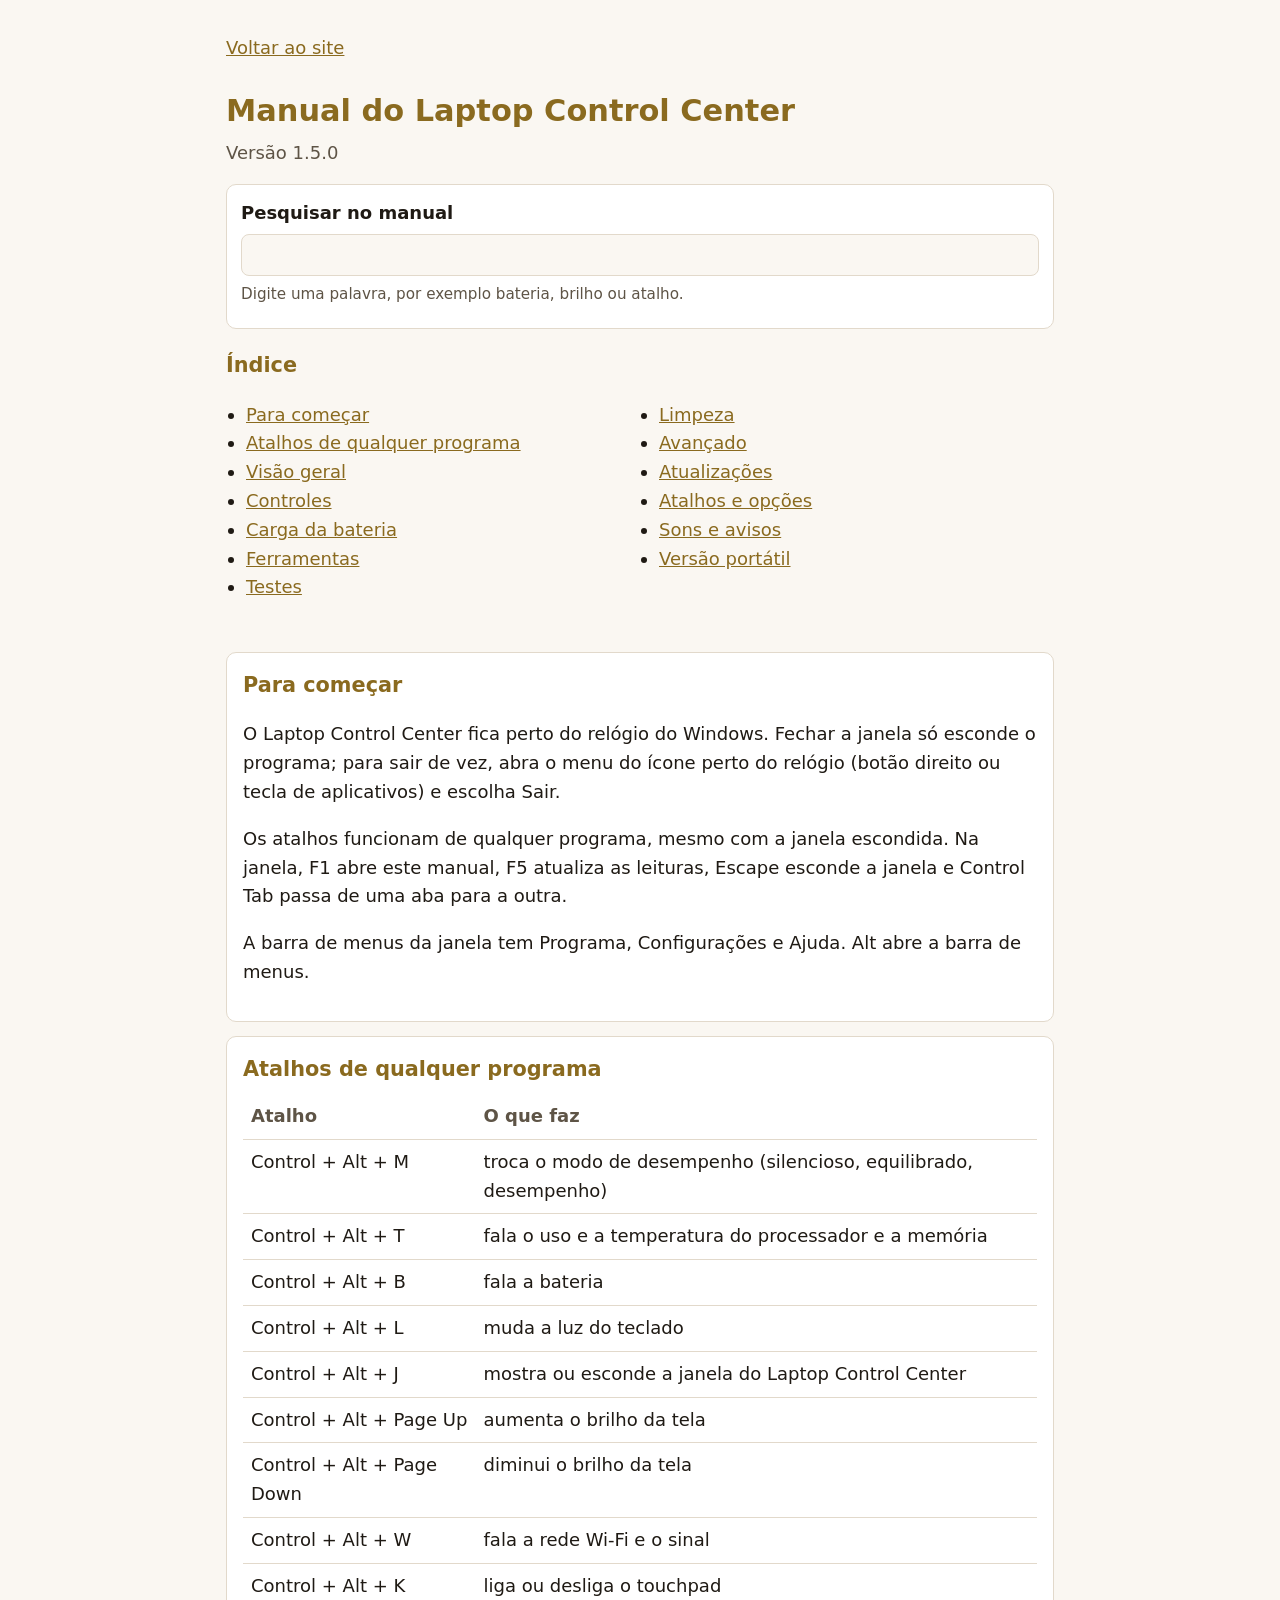
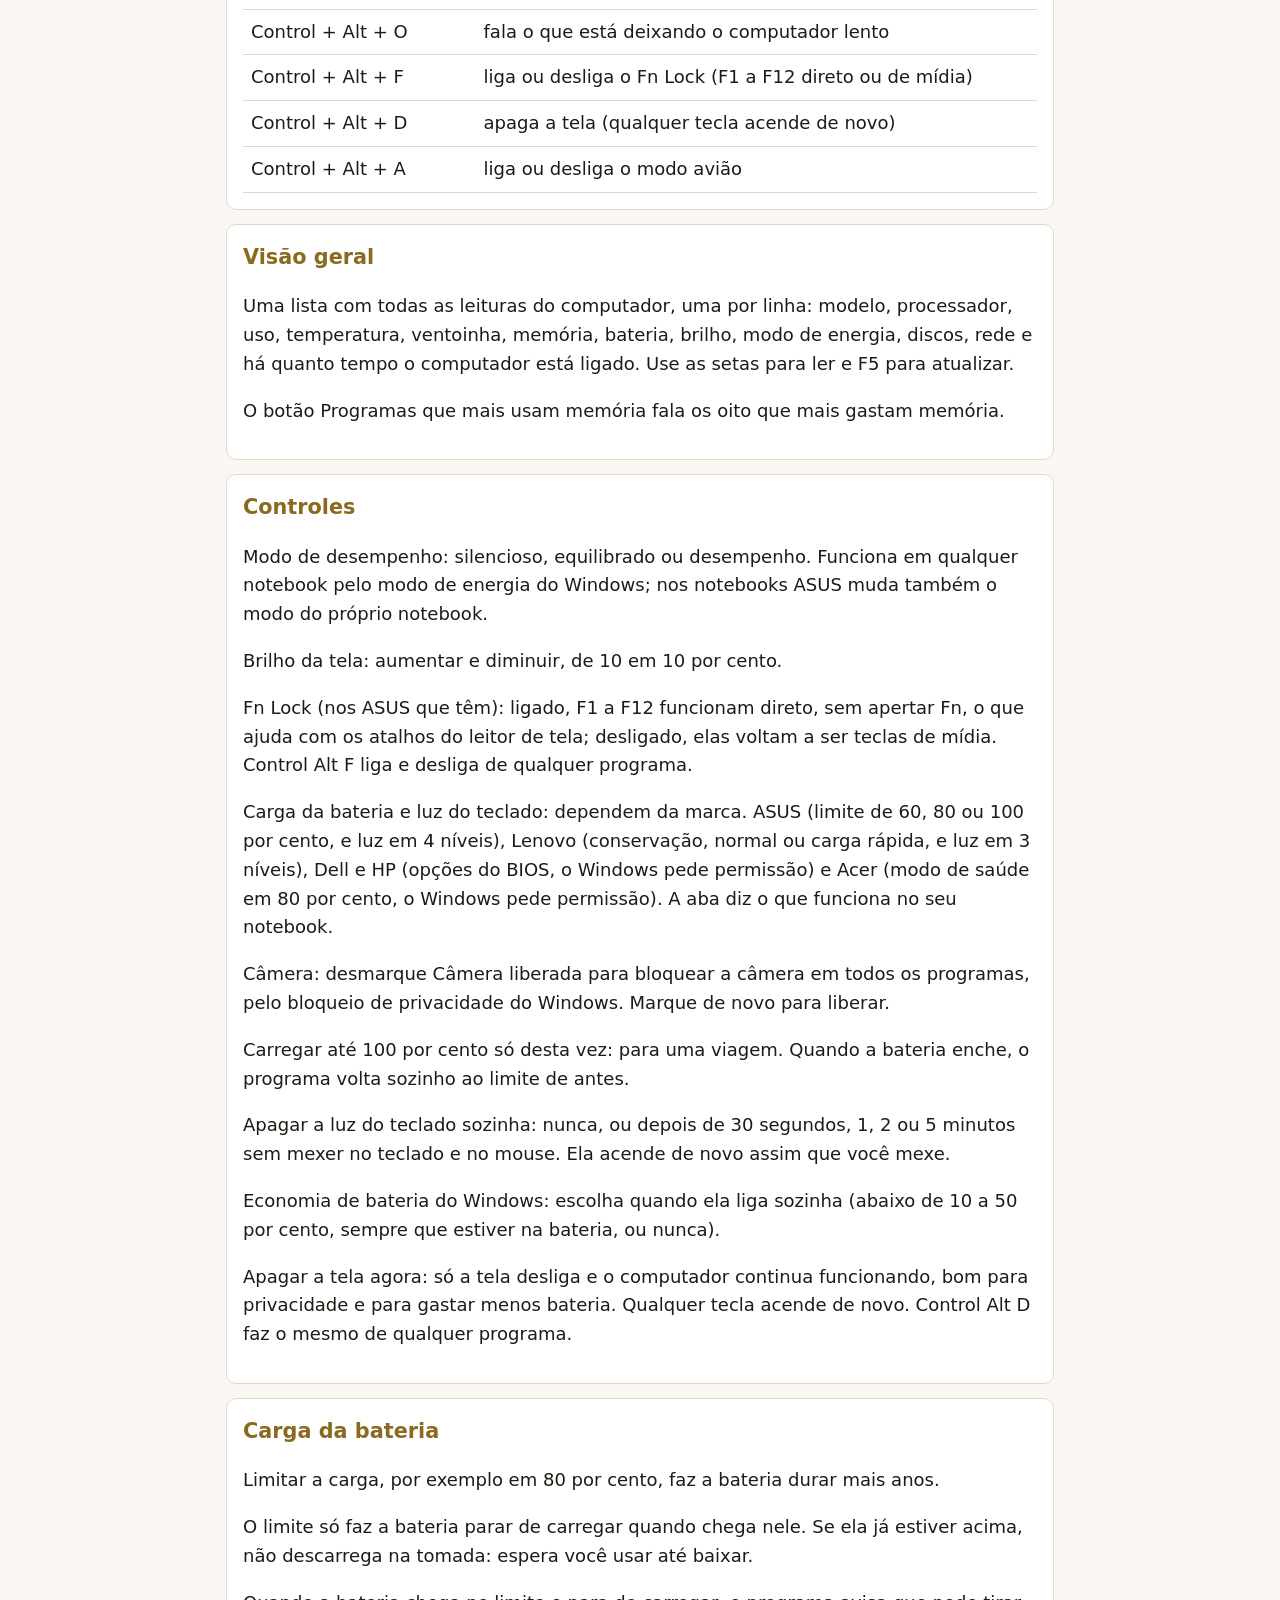
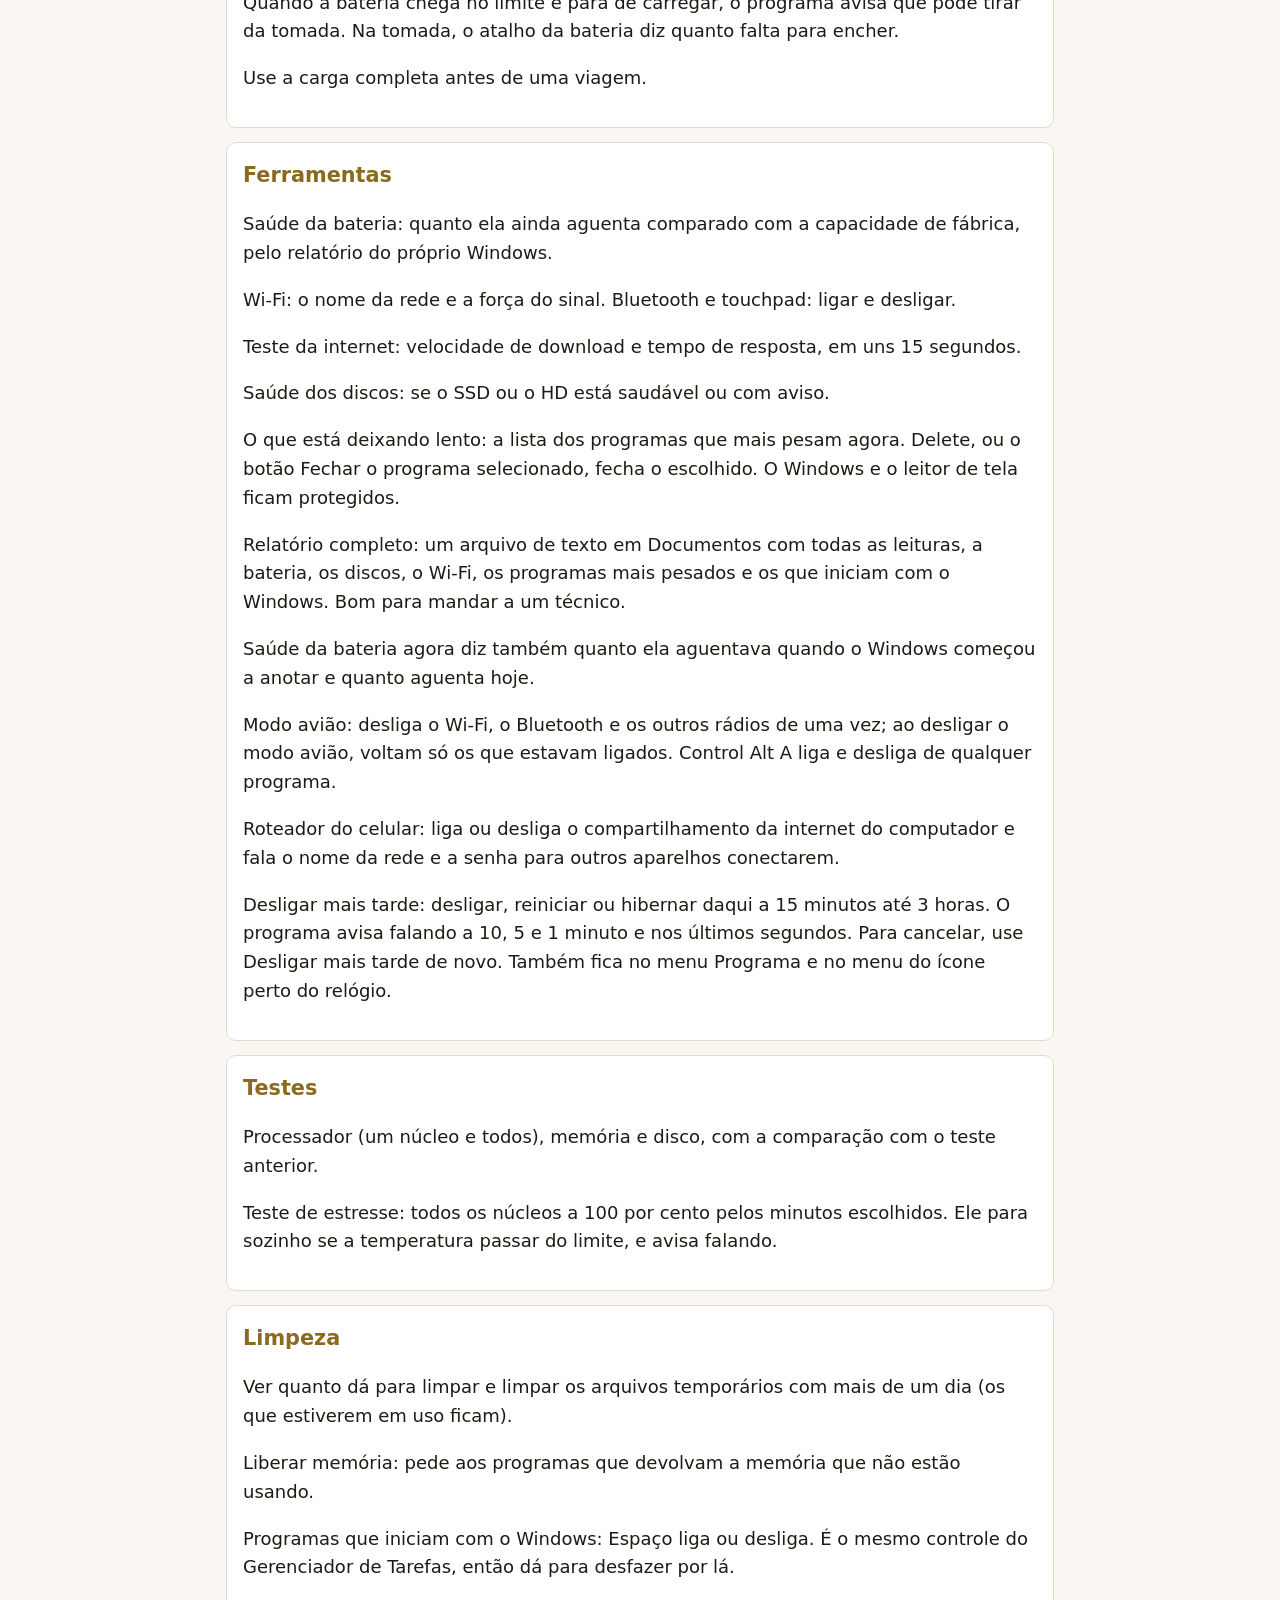
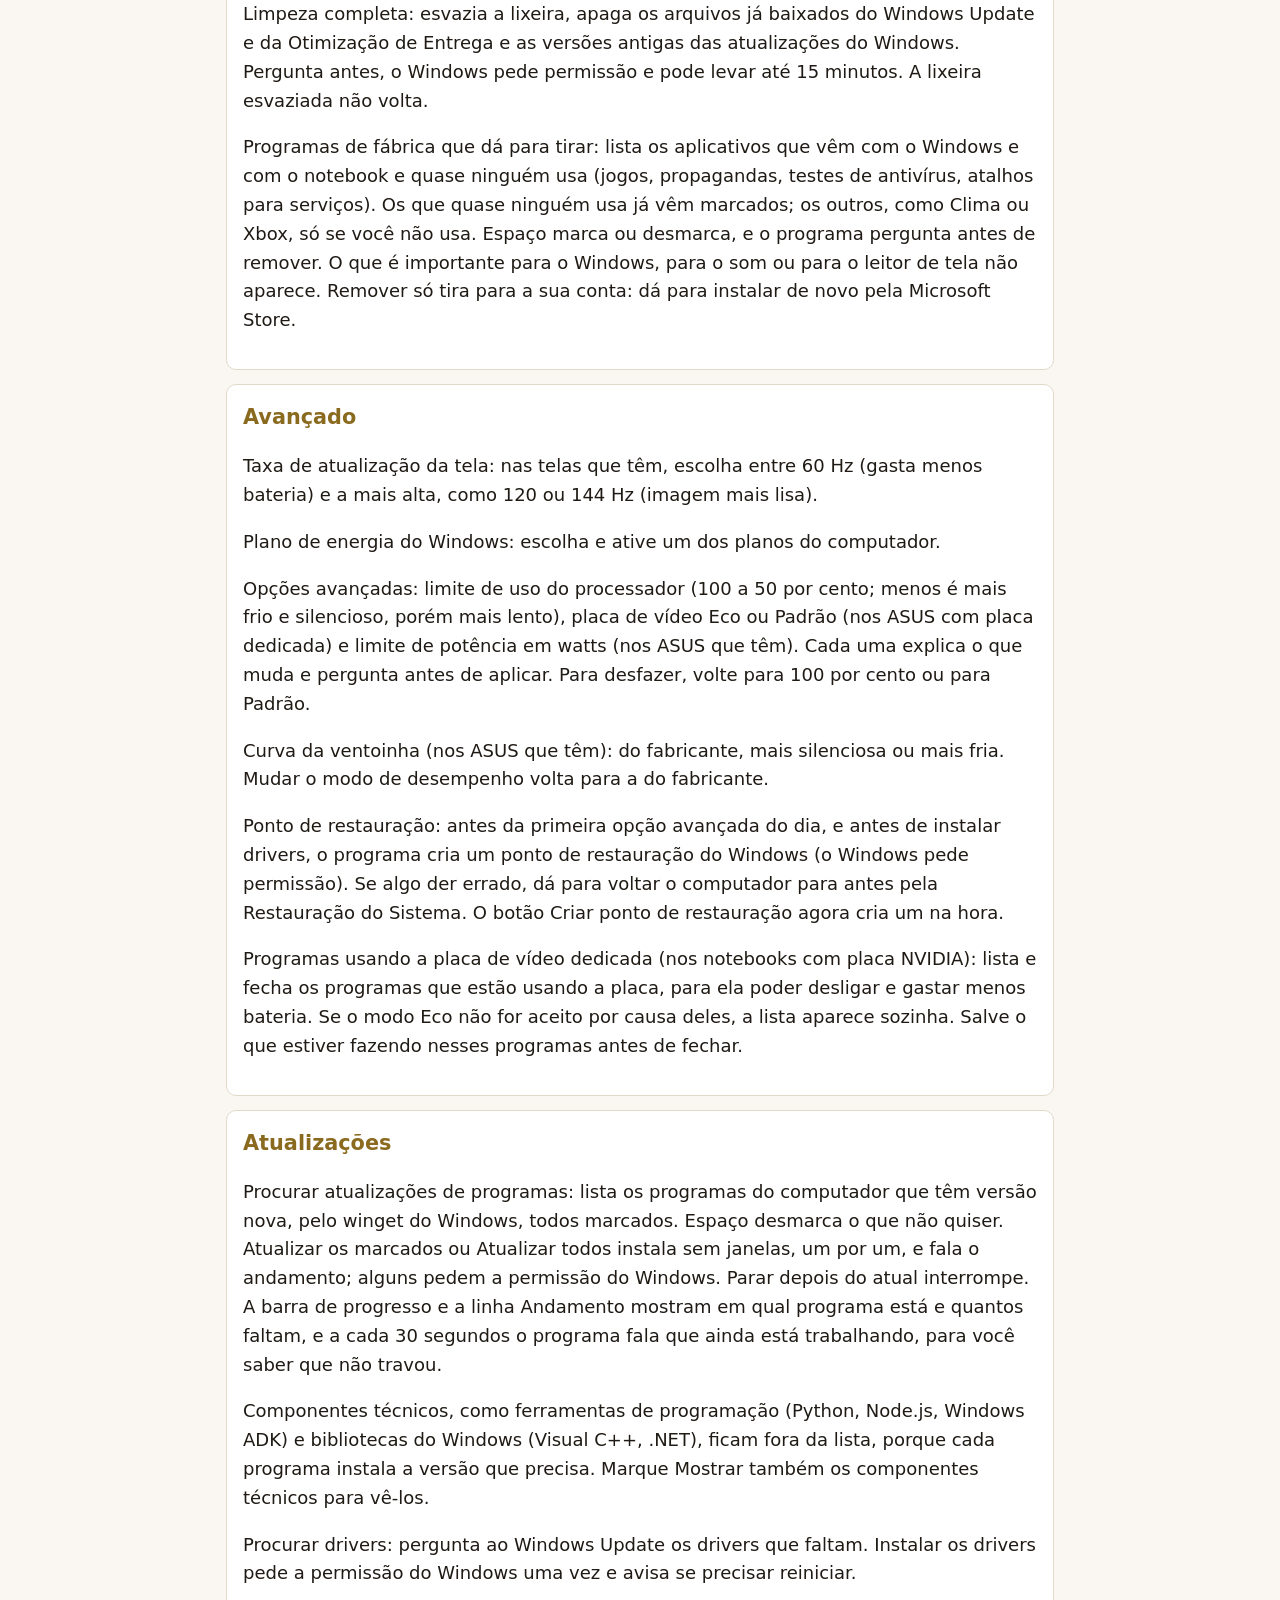
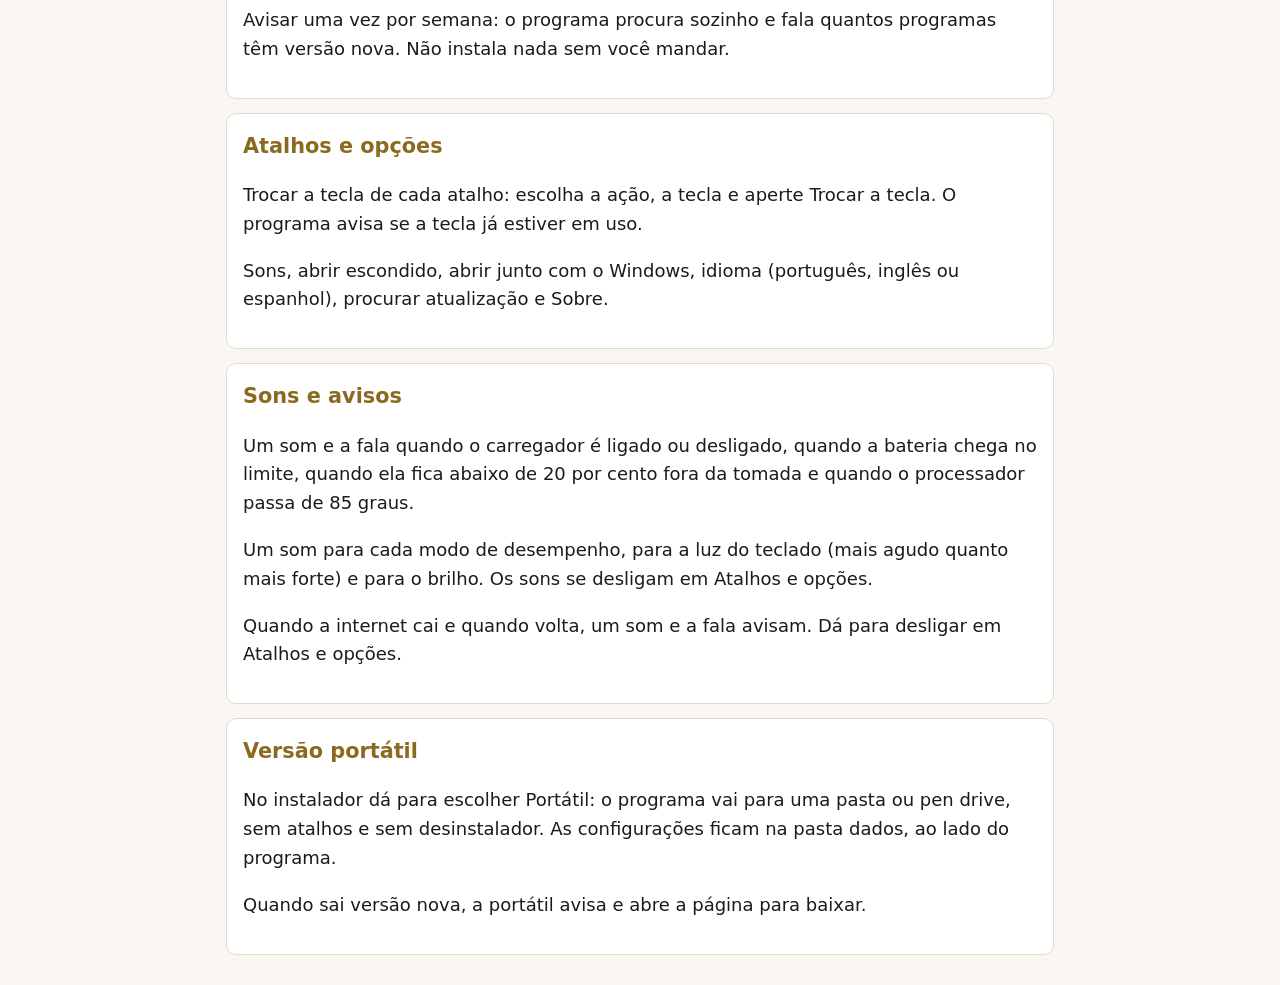
<file: docs/manual/pt.html>
<!DOCTYPE html>
<html lang="pt-BR">
<head>
<meta charset="utf-8">
<meta name="viewport" content="width=device-width, initial-scale=1">
<title>Manual do Laptop Control Center</title>
<style>
:root{--fundo:#1b1815;--cartao:#24201a;--linha:#423a2f;--texto:#ede6da;--fraco:#a89a86;--ouro:#c9a24b}
@media (prefers-color-scheme: light){:root{--fundo:#faf7f2;--cartao:#ffffff;--linha:#e2d9cb;--texto:#1f1a14;--fraco:#5e5446;--ouro:#8a6a1f}}
*{box-sizing:border-box}
body{margin:0;background:var(--fundo);color:var(--texto);font-family:"Segoe UI",system-ui,sans-serif;font-size:18px;line-height:1.6}
.pular{position:absolute;left:-9999px}.pular:focus{left:16px;top:16px;background:var(--ouro);color:#000;padding:8px 12px;z-index:9}
header,main{max-width:860px;margin:0 auto;padding:16px}
h1{color:var(--ouro);font-size:1.9rem;margin:24px 0 4px}
h2{color:var(--ouro);font-size:1.3rem;margin:0 0 8px}
.versao{color:var(--fraco);margin:0 0 16px}
.busca{background:var(--cartao);border:1px solid var(--linha);border-radius:10px;padding:14px;margin-bottom:20px}
.busca label{display:block;font-weight:600;margin-bottom:6px}
.busca input{width:100%;font-size:1.05rem;padding:10px;border-radius:8px;border:1px solid var(--linha);background:var(--fundo);color:var(--texto)}
.busca p{color:var(--fraco);margin:6px 0 0;font-size:.95rem}
.status{margin-top:8px;font-weight:600}
nav ul{columns:2;padding-left:20px}
section{background:var(--cartao);border:1px solid var(--linha);border-radius:10px;padding:16px;margin-bottom:14px}
section[hidden]{display:none}
table{border-collapse:collapse;width:100%}th,td{text-align:left;padding:8px;border-bottom:1px solid var(--linha);vertical-align:top}
th{color:var(--fraco)}
a{color:var(--ouro)}
mark{background:var(--ouro);color:#000;border-radius:3px}
:focus-visible{outline:3px solid var(--ouro);outline-offset:2px}
@media (max-width:600px){nav ul{columns:1}}
</style>
</head>
<body>
<a class="pular" href="#conteudo">Pular para o conteúdo</a>
<header><p><a href="../index.html">Voltar ao site</a></p>
<h1>Manual do Laptop Control Center</h1>
<p class="versao">Versão 1.5.0</p>
<div class="busca" role="search">
<label for="busca">Pesquisar no manual</label>
<input id="busca" type="search" autocomplete="off" aria-describedby="dica">
<p id="dica">Digite uma palavra, por exemplo bateria, brilho ou atalho.</p>
<div id="status" class="status" role="status" aria-live="polite"></div>
</div>
<nav aria-label="Índice"><h2>Índice</h2><ul><li data-alvo="comecar"><a href="#comecar">Para começar</a></li><li data-alvo="atalhos"><a href="#atalhos">Atalhos de qualquer programa</a></li><li data-alvo="visao"><a href="#visao">Visão geral</a></li><li data-alvo="controles"><a href="#controles">Controles</a></li><li data-alvo="bateria"><a href="#bateria">Carga da bateria</a></li><li data-alvo="ferramentas"><a href="#ferramentas">Ferramentas</a></li><li data-alvo="testes"><a href="#testes">Testes</a></li><li data-alvo="limpeza"><a href="#limpeza">Limpeza</a></li><li data-alvo="avancado"><a href="#avancado">Avançado</a></li><li data-alvo="atualizacoes"><a href="#atualizacoes">Atualizações</a></li><li data-alvo="opcoes"><a href="#opcoes">Atalhos e opções</a></li><li data-alvo="avisos"><a href="#avisos">Sons e avisos</a></li><li data-alvo="portatil"><a href="#portatil">Versão portátil</a></li></ul></nav>
</header>
<main id="conteudo" tabindex="-1">
<section id="comecar" aria-labelledby="t-comecar"><h2 id="t-comecar">Para começar</h2><p>O Laptop Control Center fica perto do relógio do Windows. Fechar a janela só esconde o programa; para sair de vez, abra o menu do ícone perto do relógio (botão direito ou tecla de aplicativos) e escolha Sair.</p><p>Os atalhos funcionam de qualquer programa, mesmo com a janela escondida. Na janela, F1 abre este manual, F5 atualiza as leituras, Escape esconde a janela e Control Tab passa de uma aba para a outra.</p><p>A barra de menus da janela tem Programa, Configurações e Ajuda. Alt abre a barra de menus.</p></section>
<section id="atalhos" aria-labelledby="t-atalhos"><h2 id="t-atalhos">Atalhos de qualquer programa</h2><table><thead><tr><th scope="col">Atalho</th><th scope="col">O que faz</th></tr></thead><tbody><tr><td>Control + Alt + M</td><td>troca o modo de desempenho (silencioso, equilibrado, desempenho)</td></tr><tr><td>Control + Alt + T</td><td>fala o uso e a temperatura do processador e a memória</td></tr><tr><td>Control + Alt + B</td><td>fala a bateria</td></tr><tr><td>Control + Alt + L</td><td>muda a luz do teclado</td></tr><tr><td>Control + Alt + J</td><td>mostra ou esconde a janela do Laptop Control Center</td></tr><tr><td>Control + Alt + Page Up</td><td>aumenta o brilho da tela</td></tr><tr><td>Control + Alt + Page Down</td><td>diminui o brilho da tela</td></tr><tr><td>Control + Alt + W</td><td>fala a rede Wi-Fi e o sinal</td></tr><tr><td>Control + Alt + K</td><td>liga ou desliga o touchpad</td></tr><tr><td>Control + Alt + O</td><td>fala o que está deixando o computador lento</td></tr><tr><td>Control + Alt + F</td><td>liga ou desliga o Fn Lock (F1 a F12 direto ou de mídia)</td></tr><tr><td>Control + Alt + D</td><td>apaga a tela (qualquer tecla acende de novo)</td></tr><tr><td>Control + Alt + A</td><td>liga ou desliga o modo avião</td></tr></tbody></table></section>
<section id="visao" aria-labelledby="t-visao"><h2 id="t-visao">Visão geral</h2><p>Uma lista com todas as leituras do computador, uma por linha: modelo, processador, uso, temperatura, ventoinha, memória, bateria, brilho, modo de energia, discos, rede e há quanto tempo o computador está ligado. Use as setas para ler e F5 para atualizar.</p><p>O botão Programas que mais usam memória fala os oito que mais gastam memória.</p></section>
<section id="controles" aria-labelledby="t-controles"><h2 id="t-controles">Controles</h2><p>Modo de desempenho: silencioso, equilibrado ou desempenho. Funciona em qualquer notebook pelo modo de energia do Windows; nos notebooks ASUS muda também o modo do próprio notebook.</p><p>Brilho da tela: aumentar e diminuir, de 10 em 10 por cento.</p><p>Fn Lock (nos ASUS que têm): ligado, F1 a F12 funcionam direto, sem apertar Fn, o que ajuda com os atalhos do leitor de tela; desligado, elas voltam a ser teclas de mídia. Control Alt F liga e desliga de qualquer programa.</p><p>Carga da bateria e luz do teclado: dependem da marca. ASUS (limite de 60, 80 ou 100 por cento, e luz em 4 níveis), Lenovo (conservação, normal ou carga rápida, e luz em 3 níveis), Dell e HP (opções do BIOS, o Windows pede permissão) e Acer (modo de saúde em 80 por cento, o Windows pede permissão). A aba diz o que funciona no seu notebook.</p><p>Câmera: desmarque Câmera liberada para bloquear a câmera em todos os programas, pelo bloqueio de privacidade do Windows. Marque de novo para liberar.</p><p>Carregar até 100 por cento só desta vez: para uma viagem. Quando a bateria enche, o programa volta sozinho ao limite de antes.</p><p>Apagar a luz do teclado sozinha: nunca, ou depois de 30 segundos, 1, 2 ou 5 minutos sem mexer no teclado e no mouse. Ela acende de novo assim que você mexe.</p><p>Economia de bateria do Windows: escolha quando ela liga sozinha (abaixo de 10 a 50 por cento, sempre que estiver na bateria, ou nunca).</p><p>Apagar a tela agora: só a tela desliga e o computador continua funcionando, bom para privacidade e para gastar menos bateria. Qualquer tecla acende de novo. Control Alt D faz o mesmo de qualquer programa.</p></section>
<section id="bateria" aria-labelledby="t-bateria"><h2 id="t-bateria">Carga da bateria</h2><p>Limitar a carga, por exemplo em 80 por cento, faz a bateria durar mais anos.</p><p>O limite só faz a bateria parar de carregar quando chega nele. Se ela já estiver acima, não descarrega na tomada: espera você usar até baixar.</p><p>Quando a bateria chega no limite e para de carregar, o programa avisa que pode tirar da tomada. Na tomada, o atalho da bateria diz quanto falta para encher.</p><p>Use a carga completa antes de uma viagem.</p></section>
<section id="ferramentas" aria-labelledby="t-ferramentas"><h2 id="t-ferramentas">Ferramentas</h2><p>Saúde da bateria: quanto ela ainda aguenta comparado com a capacidade de fábrica, pelo relatório do próprio Windows.</p><p>Wi-Fi: o nome da rede e a força do sinal. Bluetooth e touchpad: ligar e desligar.</p><p>Teste da internet: velocidade de download e tempo de resposta, em uns 15 segundos.</p><p>Saúde dos discos: se o SSD ou o HD está saudável ou com aviso.</p><p>O que está deixando lento: a lista dos programas que mais pesam agora. Delete, ou o botão Fechar o programa selecionado, fecha o escolhido. O Windows e o leitor de tela ficam protegidos.</p><p>Relatório completo: um arquivo de texto em Documentos com todas as leituras, a bateria, os discos, o Wi-Fi, os programas mais pesados e os que iniciam com o Windows. Bom para mandar a um técnico.</p><p>Saúde da bateria agora diz também quanto ela aguentava quando o Windows começou a anotar e quanto aguenta hoje.</p><p>Modo avião: desliga o Wi-Fi, o Bluetooth e os outros rádios de uma vez; ao desligar o modo avião, voltam só os que estavam ligados. Control Alt A liga e desliga de qualquer programa.</p><p>Roteador do celular: liga ou desliga o compartilhamento da internet do computador e fala o nome da rede e a senha para outros aparelhos conectarem.</p><p>Desligar mais tarde: desligar, reiniciar ou hibernar daqui a 15 minutos até 3 horas. O programa avisa falando a 10, 5 e 1 minuto e nos últimos segundos. Para cancelar, use Desligar mais tarde de novo. Também fica no menu Programa e no menu do ícone perto do relógio.</p></section>
<section id="testes" aria-labelledby="t-testes"><h2 id="t-testes">Testes</h2><p>Processador (um núcleo e todos), memória e disco, com a comparação com o teste anterior.</p><p>Teste de estresse: todos os núcleos a 100 por cento pelos minutos escolhidos. Ele para sozinho se a temperatura passar do limite, e avisa falando.</p></section>
<section id="limpeza" aria-labelledby="t-limpeza"><h2 id="t-limpeza">Limpeza</h2><p>Ver quanto dá para limpar e limpar os arquivos temporários com mais de um dia (os que estiverem em uso ficam).</p><p>Liberar memória: pede aos programas que devolvam a memória que não estão usando.</p><p>Programas que iniciam com o Windows: Espaço liga ou desliga. É o mesmo controle do Gerenciador de Tarefas, então dá para desfazer por lá.</p><p>Limpeza completa: esvazia a lixeira, apaga os arquivos já baixados do Windows Update e da Otimização de Entrega e as versões antigas das atualizações do Windows. Pergunta antes, o Windows pede permissão e pode levar até 15 minutos. A lixeira esvaziada não volta.</p><p>Programas de fábrica que dá para tirar: lista os aplicativos que vêm com o Windows e com o notebook e quase ninguém usa (jogos, propagandas, testes de antivírus, atalhos para serviços). Os que quase ninguém usa já vêm marcados; os outros, como Clima ou Xbox, só se você não usa. Espaço marca ou desmarca, e o programa pergunta antes de remover. O que é importante para o Windows, para o som ou para o leitor de tela não aparece. Remover só tira para a sua conta: dá para instalar de novo pela Microsoft Store.</p></section>
<section id="avancado" aria-labelledby="t-avancado"><h2 id="t-avancado">Avançado</h2><p>Taxa de atualização da tela: nas telas que têm, escolha entre 60 Hz (gasta menos bateria) e a mais alta, como 120 ou 144 Hz (imagem mais lisa).</p><p>Plano de energia do Windows: escolha e ative um dos planos do computador.</p><p>Opções avançadas: limite de uso do processador (100 a 50 por cento; menos é mais frio e silencioso, porém mais lento), placa de vídeo Eco ou Padrão (nos ASUS com placa dedicada) e limite de potência em watts (nos ASUS que têm). Cada uma explica o que muda e pergunta antes de aplicar. Para desfazer, volte para 100 por cento ou para Padrão.</p><p>Curva da ventoinha (nos ASUS que têm): do fabricante, mais silenciosa ou mais fria. Mudar o modo de desempenho volta para a do fabricante.</p><p>Ponto de restauração: antes da primeira opção avançada do dia, e antes de instalar drivers, o programa cria um ponto de restauração do Windows (o Windows pede permissão). Se algo der errado, dá para voltar o computador para antes pela Restauração do Sistema. O botão Criar ponto de restauração agora cria um na hora.</p><p>Programas usando a placa de vídeo dedicada (nos notebooks com placa NVIDIA): lista e fecha os programas que estão usando a placa, para ela poder desligar e gastar menos bateria. Se o modo Eco não for aceito por causa deles, a lista aparece sozinha. Salve o que estiver fazendo nesses programas antes de fechar.</p></section>
<section id="atualizacoes" aria-labelledby="t-atualizacoes"><h2 id="t-atualizacoes">Atualizações</h2><p>Procurar atualizações de programas: lista os programas do computador que têm versão nova, pelo winget do Windows, todos marcados. Espaço desmarca o que não quiser. Atualizar os marcados ou Atualizar todos instala sem janelas, um por um, e fala o andamento; alguns pedem a permissão do Windows. Parar depois do atual interrompe. A barra de progresso e a linha Andamento mostram em qual programa está e quantos faltam, e a cada 30 segundos o programa fala que ainda está trabalhando, para você saber que não travou.</p><p>Componentes técnicos, como ferramentas de programação (Python, Node.js, Windows ADK) e bibliotecas do Windows (Visual C++, .NET), ficam fora da lista, porque cada programa instala a versão que precisa. Marque Mostrar também os componentes técnicos para vê-los.</p><p>Procurar drivers: pergunta ao Windows Update os drivers que faltam. Instalar os drivers pede a permissão do Windows uma vez e avisa se precisar reiniciar.</p><p>Avisar uma vez por semana: o programa procura sozinho e fala quantos programas têm versão nova. Não instala nada sem você mandar.</p></section>
<section id="opcoes" aria-labelledby="t-opcoes"><h2 id="t-opcoes">Atalhos e opções</h2><p>Trocar a tecla de cada atalho: escolha a ação, a tecla e aperte Trocar a tecla. O programa avisa se a tecla já estiver em uso.</p><p>Sons, abrir escondido, abrir junto com o Windows, idioma (português, inglês ou espanhol), procurar atualização e Sobre.</p></section>
<section id="avisos" aria-labelledby="t-avisos"><h2 id="t-avisos">Sons e avisos</h2><p>Um som e a fala quando o carregador é ligado ou desligado, quando a bateria chega no limite, quando ela fica abaixo de 20 por cento fora da tomada e quando o processador passa de 85 graus.</p><p>Um som para cada modo de desempenho, para a luz do teclado (mais agudo quanto mais forte) e para o brilho. Os sons se desligam em Atalhos e opções.</p><p>Quando a internet cai e quando volta, um som e a fala avisam. Dá para desligar em Atalhos e opções.</p></section>
<section id="portatil" aria-labelledby="t-portatil"><h2 id="t-portatil">Versão portátil</h2><p>No instalador dá para escolher Portátil: o programa vai para uma pasta ou pen drive, sem atalhos e sem desinstalador. As configurações ficam na pasta dados, ao lado do programa.</p><p>Quando sai versão nova, a portátil avisa e abre a página para baixar.</p></section>
</main>
<script type="application/json" id="textos">{"achou": "{n} seções encontradas.", "achou1": "1 seção encontrada.", "nada": "Nada encontrado. Tente outra palavra.", "todas": "Mostrando todas as seções."}</script>
<script>
const campo=document.getElementById('busca'),status=document.getElementById('status'),secoes=[...document.querySelectorAll('main section')];
const T=JSON.parse(document.getElementById('textos').textContent);
function normal(t){return t.normalize('NFD').replace(/[\u0300-\u036f]/g,'').toLowerCase()}
let espera;
campo.addEventListener('input',()=>{clearTimeout(espera);espera=setTimeout(filtrar,350)});
function filtrar(){
  const q=normal(campo.value.trim());let n=0;
  secoes.forEach(s=>{const ok=!q||normal(s.textContent).includes(q);s.hidden=!ok;if(ok)n++});
  document.querySelectorAll('nav li').forEach(li=>{const alvo=document.getElementById(li.dataset.alvo);li.hidden=alvo&&alvo.hidden});
  status.textContent=!q?T.todas:(n===0?T.nada:(n===1?T.achou1:T.achou.replace('{n}',n)));
}
</script>
</body>
</html>
</file>
<file: docs/estilo.css>
:root{--fundo:#1b1815;--cartao:#24201a;--linha:#423a2f;--texto:#ede6da;--fraco:#b3a690;--ouro:#c9a24b;--ouro-texto:#1b1815}
@media (prefers-color-scheme: light){:root{--fundo:#faf7f2;--cartao:#ffffff;--linha:#e2d9cb;--texto:#1f1a14;--fraco:#5e5446;--ouro:#8a6a1f;--ouro-texto:#ffffff}}
*{box-sizing:border-box}
html{scroll-behavior:smooth}
@media (prefers-reduced-motion: reduce){html{scroll-behavior:auto}}
body{margin:0;background:var(--fundo);color:var(--texto);font-family:"Segoe UI",system-ui,-apple-system,sans-serif;font-size:18px;line-height:1.65}
.pular{position:absolute;left:-9999px}.pular:focus{left:16px;top:16px;background:var(--ouro);color:var(--ouro-texto);padding:8px 12px;z-index:9;border-radius:6px}
.topo{border-bottom:1px solid var(--linha)}
.topo-dentro{max-width:960px;margin:0 auto;padding:12px 16px;display:flex;flex-wrap:wrap;gap:8px 20px;align-items:center;justify-content:space-between}
.marca{display:flex;align-items:center;gap:10px;color:var(--texto);text-decoration:none;font-weight:700;font-size:1.1rem}
.marca img{width:36px;height:36px;border-radius:8px}
nav ul{list-style:none;display:flex;flex-wrap:wrap;gap:4px 16px;margin:0;padding:0}
nav a{color:var(--texto);text-decoration:none;padding:4px 0;border-bottom:2px solid transparent}
nav a:hover{border-bottom-color:var(--linha)}
nav a[aria-current="page"]{border-bottom-color:var(--ouro);color:var(--ouro)}
main{max-width:960px;margin:0 auto;padding:24px 16px 48px}
h1{font-size:2.1rem;line-height:1.2;margin:16px 0 8px}
h2{font-size:1.4rem;margin:36px 0 10px;color:var(--ouro)}
h3{font-size:1.15rem;margin:22px 0 6px}
p,li{max-width:70ch}
a{color:var(--ouro)}
.sub{color:var(--fraco);font-size:1.1rem;margin-top:0}
.heroi{display:grid;grid-template-columns:1fr auto;gap:24px;align-items:center;margin:16px 0 8px}
.heroi img{width:160px;height:160px;border-radius:32px}
.botoes{display:flex;flex-wrap:wrap;gap:12px;margin:20px 0 6px}
.botao{display:inline-block;background:var(--ouro);color:var(--ouro-texto);text-decoration:none;font-weight:700;padding:14px 22px;border-radius:10px}
.botao.secundario{background:transparent;color:var(--ouro);border:2px solid var(--ouro)}
.botao:hover{filter:brightness(1.08)}
.info{color:var(--fraco);font-size:.95rem}
.grade{display:grid;grid-template-columns:repeat(auto-fit,minmax(260px,1fr));gap:14px;margin-top:12px}
.cartao{background:var(--cartao);border:1px solid var(--linha);border-radius:12px;padding:16px}
.cartao h3{margin-top:0}
.versao{background:var(--cartao);border:1px solid var(--linha);border-radius:12px;padding:16px;margin-bottom:16px}
.versao h2{margin-top:0}
.data{color:var(--fraco);margin-top:-4px}
.notas{white-space:pre-wrap}
table{border-collapse:collapse;width:100%}th,td{text-align:left;padding:8px;border-bottom:1px solid var(--linha);vertical-align:top}
pre{white-space:pre-wrap;background:var(--cartao);border:1px solid var(--linha);border-radius:10px;padding:16px;font-size:.95rem}
.rodape{border-top:1px solid var(--linha);color:var(--fraco);font-size:.95rem}
.rodape div{max-width:960px;margin:0 auto;padding:16px}
:focus-visible{outline:3px solid var(--ouro);outline-offset:2px}
@media (max-width:640px){.heroi{grid-template-columns:1fr}.heroi img{width:110px;height:110px}h1{font-size:1.7rem}}
</file>
